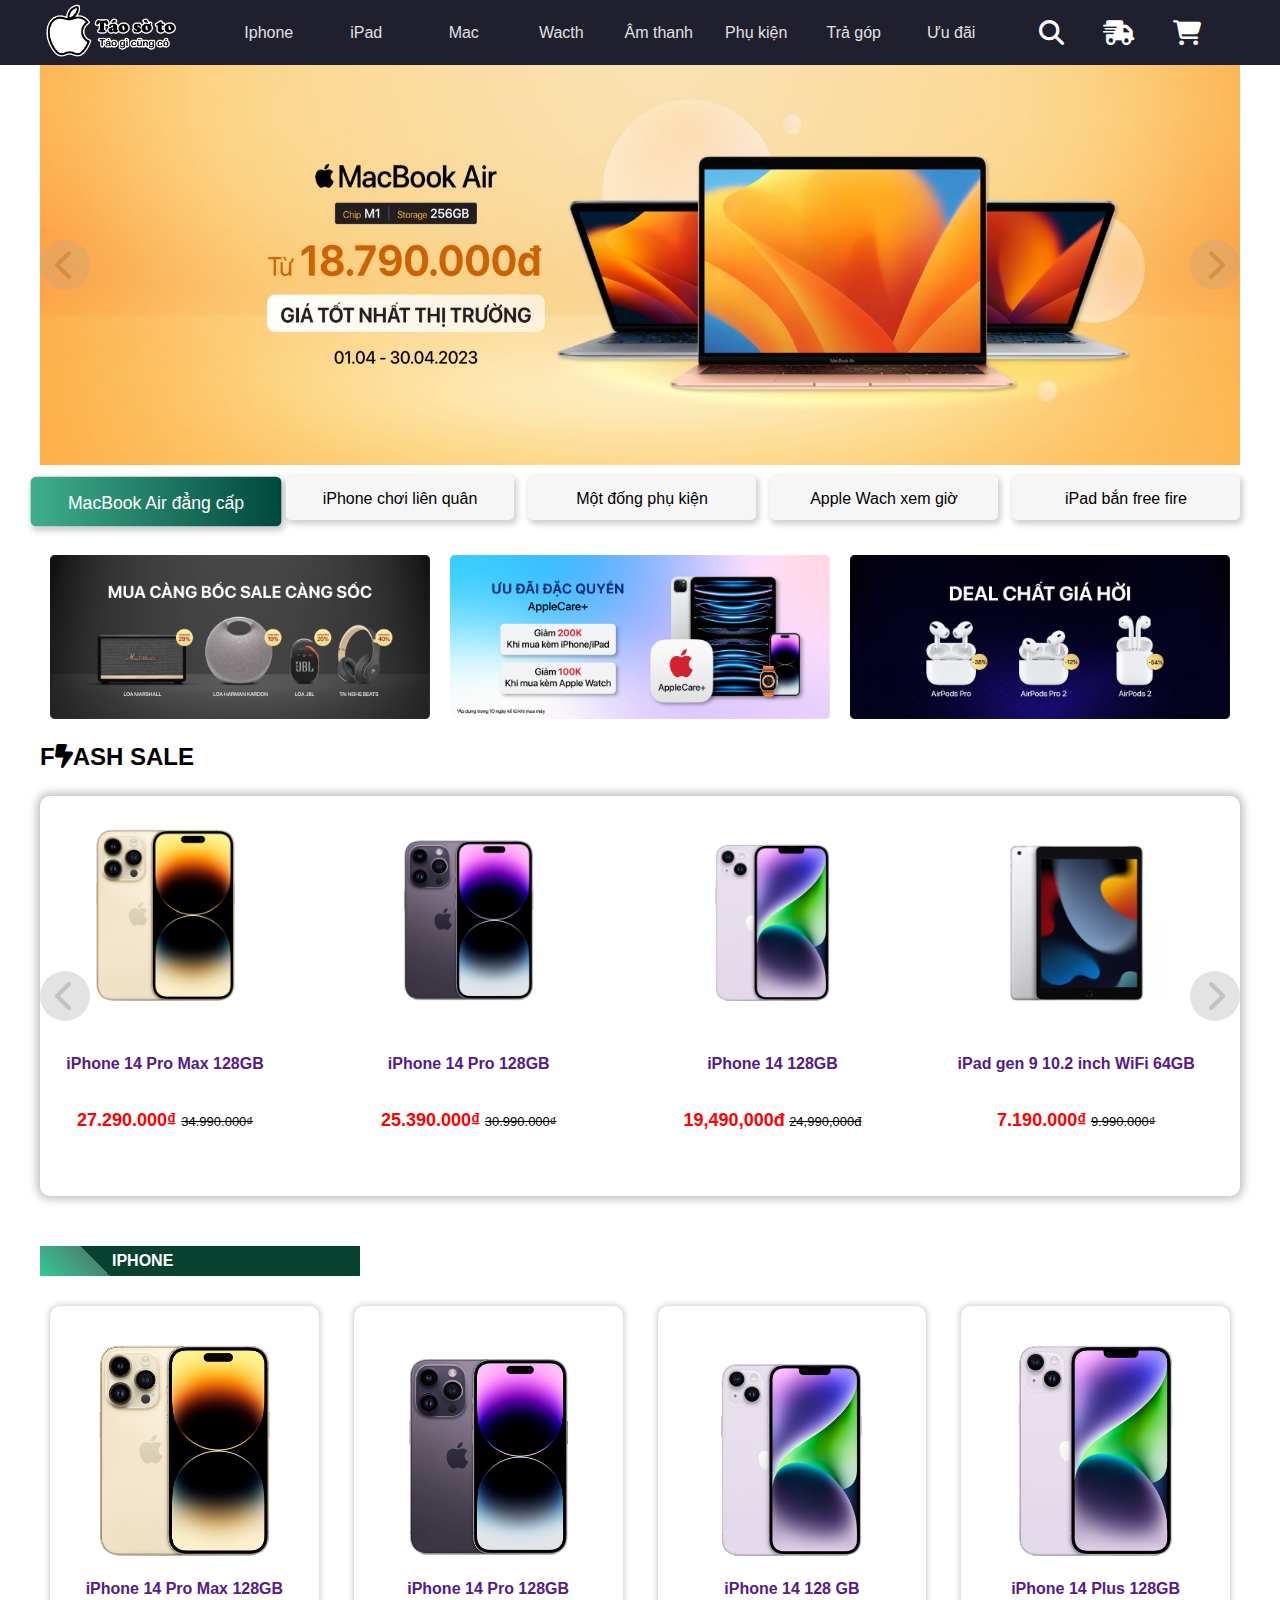
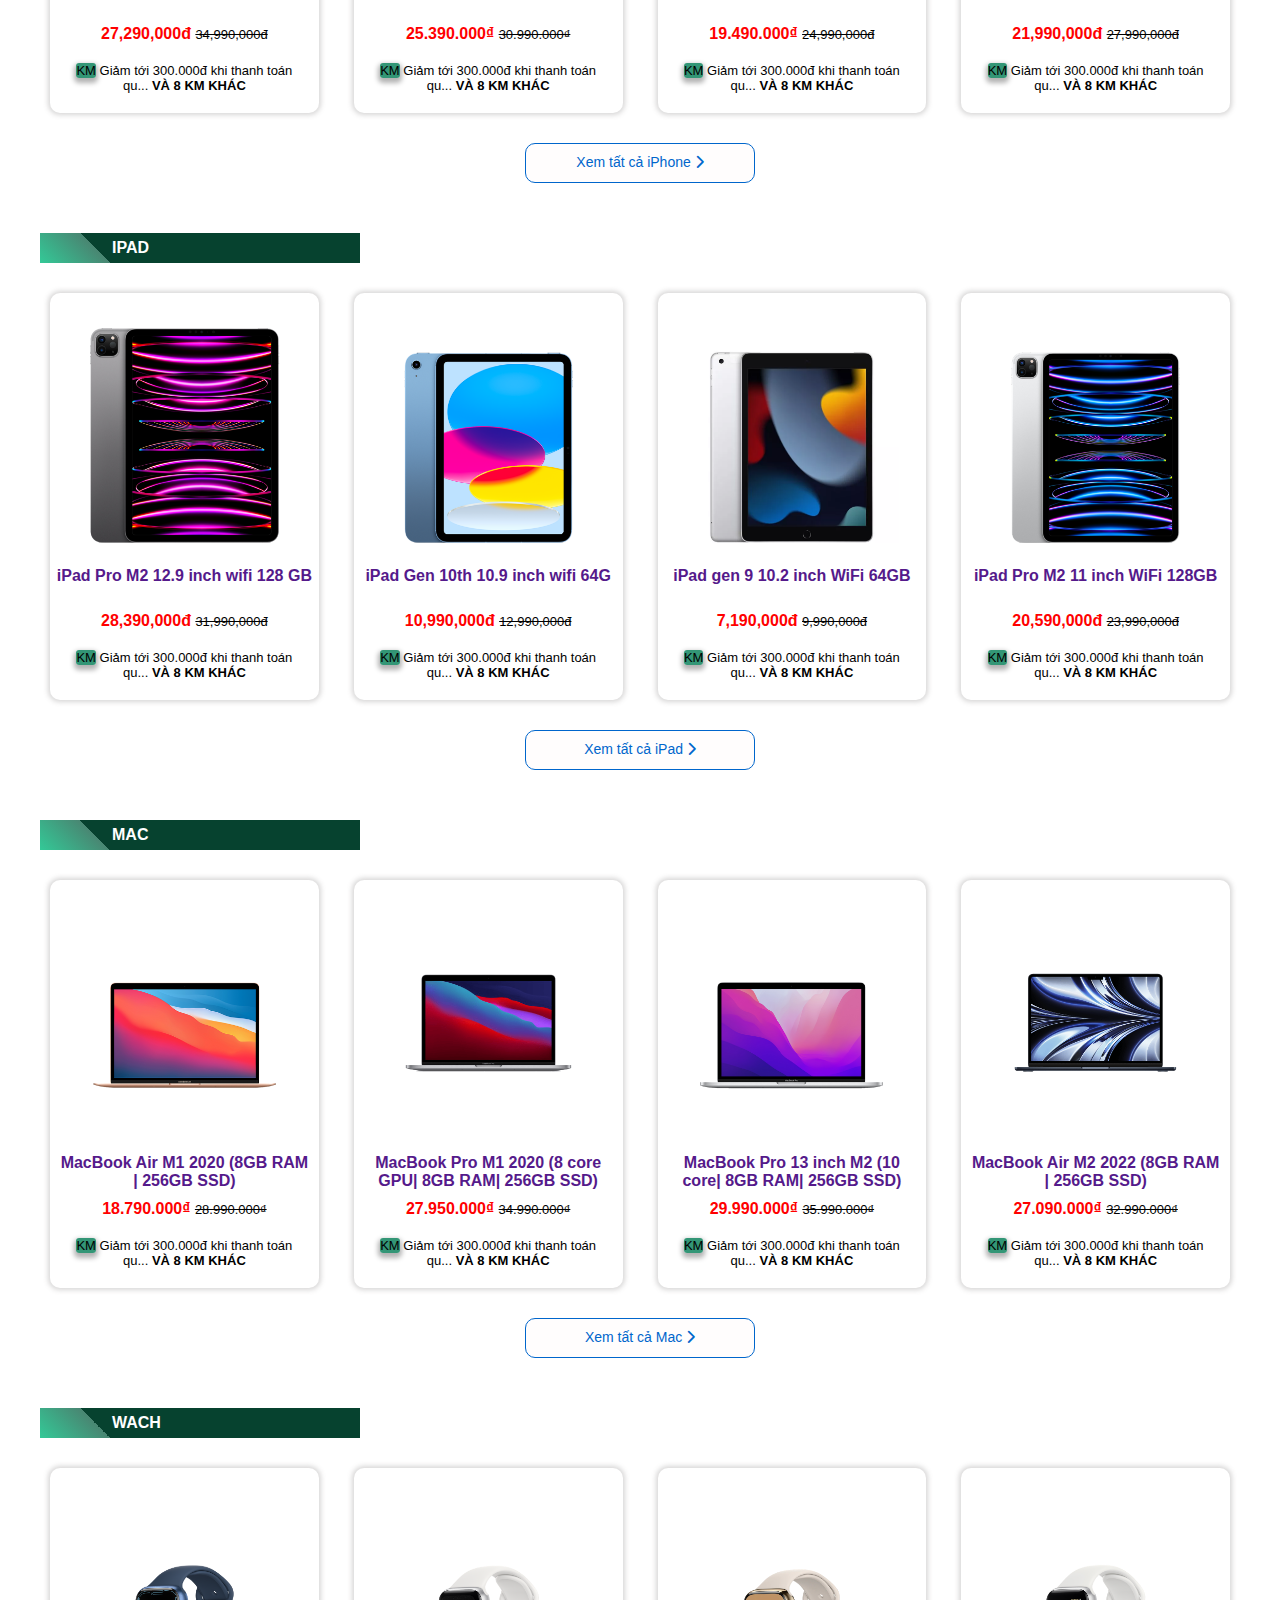
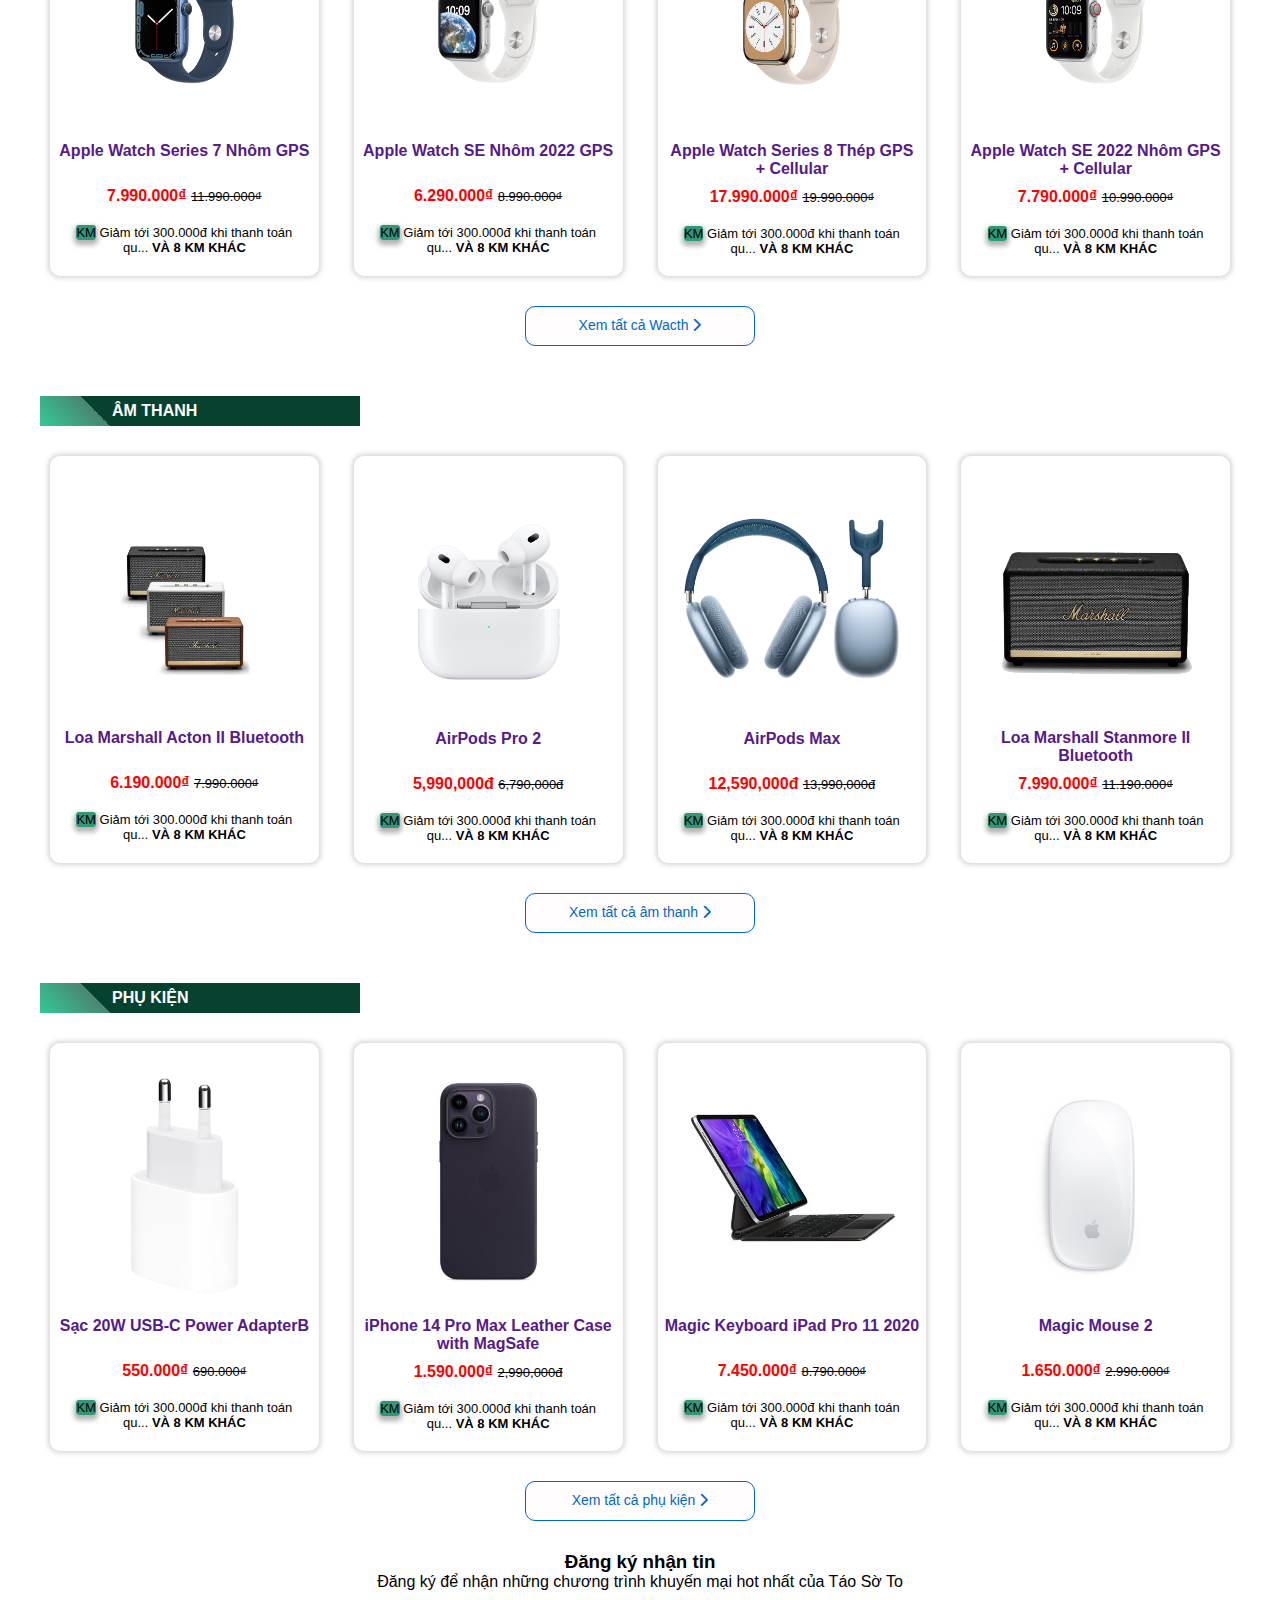
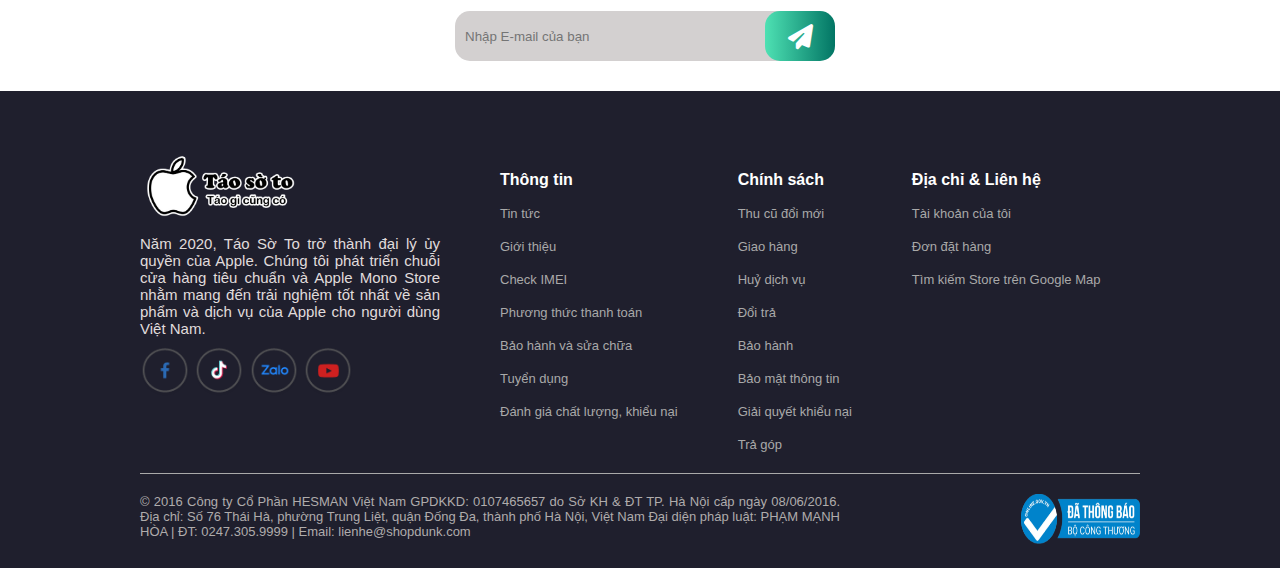
<file: index.html>
<!DOCTYPE html>
<html lang="en">
<head>
    <meta charset="UTF-8">
    <meta http-equiv="X-UA-Compatible" content="IE=edge">
    <meta name="viewport" content="width=device-width, initial-scale=1.0">
    <link rel="stylesheet" href="/Icon/fontawesome-free-6.3.0-web/css/all.min.css">
    <link rel="stylesheet" href="index.css">
    <title>Document</title>
</head>
<body>
    <header>
        <div class="heading">
          <div class="main-search">
            <div class="search-box">
              <form method="get" action="/tim-kiem" onsubmit="return submitSearch(this);" enctype="application/x-www-form-urlencoded">
                  <div class="border">
                      <input type="text" id="search-box" name="kwd" placeholder="Hôm nay bạn cần tìm gì?" />
                      <i style="color: aliceblue; font-size: 30px;" class="fa-solid fa-circle-xmark"  onclick="exitSearchBox()"></i>
                  </div>
              </form>
            </div>
          </div>
            <div class="container">
             <!--logo-->
             <div class="menu-bar">
              <i class="fa-solid fa-bars"></i>
             </div>
            <div class="logo">
                <a href="index.html">
                  <img src="img/taosoto.png" alt="">
                </a>
              </div>
              <div class="menu">
                <ul>
                    <li> <a href="indexiphone.html"><span>Iphone</span></a></li>
                    <li> <a href="indexipad.html"><span>iPad</span></a></li>
                    <li> <a href="indexmac.html"><span>Mac</span></a></li>
                    <li> <a href="indexwatch.html"><span>Wacth</span></a></li>
                    <li> <a href="indexsound.html"><span>Âm thanh</span></a></li>
                    <li> <a href=""><span>Phụ kiện</span></a></li>
                    <li> <a href=""><span>Trả góp</span></a></li>
                    <li> <a href=""><span>Ưu đãi</span></a></li>
                </ul>
            </div>
            <div class="header-right">
              <i class="fa-solid fa-magnifying-glass"  onclick="showSearchBox()"></i>
            <div class="tracuu">
                <a href="">
                  <i class="fa-solid fa-truck-fast"></i>
                </a>
              </div>
             <div class="gioihang">
                <a href="">
                  <i class="fa-solid fa-cart-shopping"></i>
                </a>
              </div>
            </div>
            </div>
            <div class="menu-bottom">
                <ul>
                    <li> <a href="indexiphone.html"><span>Iphone</span></a></li>
                    <li> <a href="indexipad.html"><span>iPad</span></a></li>
                    <li> <a href="indexmac.html"><span>Mac</span></a></li>
                    <li> <a href="indexwatch.html"><span>Wacth</span></a></li>
                    <li> <a href="indexsound.html"><span>Âm thanh</span></a></li>
                    <li> <a href=""><span>Phụ kiện</span></a></li>
                    <!-- <li> <a href=""><span>Trả góp</span></a></li>
                    <li> <a href=""><span>Ưu đãi</span></a></li> -->
                </ul>
            </div>
        </div>
    </header>
    <main>
        <!--slider-->
  <section class="slider">
    <div class="container">
      <div class="slider-content">
          <div class="slider-content-top-container">
              <div class="slider-content-top">
                <a href=""><img src="banner/banner-1.jpeg" alt=""></a>
                <a href=""><img src="banner/banner-2.jpeg" alt=""></a>
                <a href=""><img src="banner/banner-3.jpeg" alt=""></a>
                <a href=""><img src="banner/banner-4.jpeg" alt=""></a>
                <a href=""><img src="banner/banner-5.jpeg" alt=""></a>
                <a href=""><img src="banner/banner-6.jpeg" alt=""></a>
              </div>
              <div class="slider-content-top-dh">
                <i class="fa-solid fa-chevron-left"></i>
                <i class="fa-solid fa-chevron-right"></i>
              </div>
            </div>
          <div class="slider-content-bottom">
            <li class="active"> MacBook Air đẳng cấp </li>
            <li> iPhone chơi liên quân</li>
            <li> Một đống phụ kiện</li>
            <li> Apple Wach xem giờ</li>
            <li> iPad bắn free fire</li>
          </div>
       </div>
      </div>
    </div>
  </section>
  <section>
    <section>
      <div class="container">
        <video style="width: 100%;" src="img/large_2x.mp4" autoplay muted loop ></video>
      </div>
    </section>
    <div class="container">
        <div class="quick-sales">
                <div class="item">
                  <a href=""> <img src="banner/banner-6.png" alt=""></a>
                </div>
                <div class="item">
                  <a href=""> <img src="banner/banner-7.png" alt=""></a>
                </div>
                <div class="item">
                  <a href=""> <img src="banner/banner-8.png" alt=""></a>
                </div>
        </div>
    </div>
</section>
<!-- slider-sp -->
<section>
    <div class="container">
      <div class="flash-sale">
        <div class="header">
          <h2>F<i class="fa-solid fa-bolt-lightning"></i>ASH SALE</h2>
        </div>
        <div class="content-sale">
          <div class="slider-container">
            <div class="slider-container-product">
              <div class="slider-product">
                <div class="item-product">
                  <div class="img">
                    <a href=""><img src="image/slider/0007808_iphone-14-pro-max-128gb_420.png" alt=""></a>
                  </div>
                  <div class="info">
                    <div class="info-main"><a href=""> iPhone 14 Pro Max 128GB </a>
                    <span>
                      <strong> 27.290.000₫
                      </strong>
                      <s>34.990.000₫</s>
                       </span></div>
                  </div>
                </div>
                <div class="item-product">
                  <div class="img">
                    <a href=""><img src="image/slider/0008734_iphone-14-pro-128gb_420.png" alt=""></a>
                  </div>
                  <div class="info">
                    <div class="info-main"><a href=""> iPhone 14 Pro 128GB </a>
                    <span>
                      <strong> 25.390.000₫</strong>
                      <s>30.990.000₫</s>
                       </span></div>
                    
                  </div>
                </div>
                <div class="item-product">
                  <div class="img">
                    <a href=""><img src="image/slider/0009181_iphone-14-128gb_420.png" alt=""></a>
                  </div>
                  <div class="info">
                    <div class="info-main"><a href=""> iPhone 14 128GB </a>
                    <span>
                      <strong> 19,490,000đ</strong>
                      <s>24,990,000đ</s>
                       </span></div>
                  </div>
                </div>
                <div class="item-product">
                  <div class="img">
                    <a href=""><img src="image/slider/0006205_ipad-gen-9-102-inch-wifi-64gb_420.png" alt=""></a>
                  </div>
                  <div class="info">
                    <div class="info-main">
                      <a href=""> iPad gen 9 10.2 inch WiFi 64GB </a>
                    <span>
                      <strong> 7.190.000₫</strong>
                      <s>9.990.000₫</s>
                       </span>
                    </div>
                  </div>
                </div>
              </div>
              <div class="slider-product">
                <div class="item-product">
                  <div class="img">
                    <a href=""><img src="image/slider/0000583_macbook-pro-m1-2020-8-core-gpu-8gb-ram-256gb-ssd_420.png" alt=""></a>
                  </div>
                  <div class="info">
                    <div class="info-main"><a href=""> MacBook Pro M1 2020 (8 core GPU| 8GB RAM| 256GB SSD) </a>
                    <span>
                      <strong>27.950.000₫</strong>
                      <s>34.990.000₫</s>
                       </span></div>
                    
                  </div>
                </div>
                <div class="item-product">
                  <div class="img">
                    <a href=""><img src="image/slider/0008682_macbook-pro-13-inch-m2-10-core-8gb-ram-256gb-ssd_420.png" alt=""></a>
                  </div>
                  <div class="info">
                    <div class="info-main"><a href=""> MacBook Pro 13 inch M2 (10 core| 8GB RAM| 256GB SSD) </a>
                    <span>
                      <strong> 29.990.000₫</strong>
                      <s>35.990.000₫</s>
                       </span></div>
                    
                  </div>
                </div>
                <div class="item-product">
                  <div class="img">
                    <a href=""><img src="image/slider/0007071_ipad-pro-m2-11-inch-wifi-128gb_420.png" alt=""></a>
                  </div>
                  <div class="info">
                    <div class="info-main"><a href=""> iPad Pro M2 11 inch WiFi 128GB</a>
                    <span>
                      <strong> 20.590.000₫</strong>
                      <s>23.990.000₫</s>
                       </span></div>
                    
                  </div>
                </div>
                <div class="item-product">
                  <div class="img">
                    <a href=""><img src="image/slider/0007301_ipad-pro-m2-129-inch-wifi-128gb_420.png" alt=""></a>
                  </div>
                  <div class="info">
                    <div class="info-main"><a href="">iPad Pro M2 12.9 inch WiFi 128GB </a>
                    <span>
                      <strong> 28.390.000₫
                      </strong>
                      <s>31.990.000₫</s>
                       </span></div>
                  </div>
                </div>
              </div>
              <div class="slider-product">
                <div class="item-product">
                  <div class="img">
                    <a href=""><img src="image/slider/0012005_airpods-max_420.webp" alt=""></a>
                  </div>
                  <div class="info">
                    <div class="info-main"><a href="">AirPods Max </a>
                    <span>
                      <strong> 12.590.000₫</strong>
                      <s>13.990.000₫</s>
                       </span></div>
                    
                  </div>
                </div>
                <div class="item-product">
                  <div class="img">
                    <a href=""><img src="image/slider/0001421_magic-mouse-2_420.jpeg" alt=""></a>
                  </div>
                  <div class="info">
                    <div class="info-main"><a href=""> Magic Mouse 2 </a>
                    <span>
                      <strong> 1.650.000₫</strong>
                      <s>2.990.000₫</s>
                       </span></div>
                    
                  </div>
                </div>
                <div class="item-product">
                  <div class="img">
                    <a href=""><img src="image/slider/0001742_iphone-14-pro-max-leather-case-with-magsafe_420.jpeg" alt=""></a>
                  </div>
                  <div class="info">
                    <div class="info-main"><a href=""> iPhone 14 Pro Max Leather Case with MagSafe </a>
                    <span>
                      <strong>1.590.000₫</strong>
                      <s>2,000,000đ</s>
                       </span></div>
                    
                  </div>
                </div>
                <div class="item-product">
                  <div class="img">
                    <a href=""><img src="image/slider/0001025_apple-watch-series-7-nhom-gps_420.png" alt=""></a>
                  </div>
                  <div class="info">
                    <div class="info-main"><a href=""> Apple Watch Series 7 Nhôm GPS </a>
                    <span>
                      <strong> 7.990.000₫</strong>
                      <s>11.990.000₫</s>
                       </span></div>
                    
                  </div>
                </div>
              </div>
            </div>
            <div class="slider-container-dh">
              <i class="fa-solid fa-chevron-left fa-chevron-left-two"></i>
              <i class="fa-solid fa-chevron-right fa-chevron-right-two"></i>
            </div>
          </div>
          
        </div>
      </div>
    </div>
</section>
<!-- IPHONE -->
<section>
    <div class="container">
      <div class="box-home">
        <div class="header">
          <h4><a href=""></a>IPHONE</h4>
        </div>
        <div class="content-list-product">
          <div class="item">
            <div class="img">
              <a href=""><img src="image/Iphone/0007808_iphone-14-pro-max-128gb_420.png" alt=""></a>
            </div>
            <div class="info">
              <div class="info-main">
                <a href=""> iPhone 14 Pro Max 128GB </a>
                <span>
                  <strong> 27,290,000đ</strong>
                  <s>34,990,000đ</s>
                 </span>
              </div>
              <div class="KM">
                <span class="bag">KM</span> <label title="Giảm tới 300.000đ khi thanh to&#225;n qua VNPAY (&#193;p dụng từ 01/04- 30/04)">Giảm tới 300.000đ khi thanh to&#225;n qu...</label>
                    <strong class="text-orange">VÀ 8 KM KHÁC</strong>
               </div>
               <div class="promote">
                  <ul>
                    <li><span class="bag">KM</span> Giảm tới 300.000đ khi thanh to&#225;n qua VNPAY (&#193;p dụng từ 01/04- 30/04)</li>
                    <li><span class="bag">KM</span> Giảm th&#234;m 1.2 Triệu khi mở thẻ TP Bank EVO th&#224;nh c&#244;ng</li>
                    <li><span class="bag">KM</span> Thu cũ đổi mới l&#234;n đời Samsung Galaxy S23 Series: Trợ gi&#225; tới hơn 12 triệu</li>
                    <li><span class="bag">KM</span> Dịch vụ ph&#242;ng chờ thương gia + Giảm 40% g&#243;i Bảo h&#224;nh Samsung Care+ 12 th&#225;ng gi&#225; c&#242;n 1.220.000đ</li>
                    <li><span class="bag">KM</span> Thanh to&#225;n qua Moca tặng ngay đế sạc trị gi&#225; 320.000đ (Cho h&#243;a đơn c&#243; tổng gi&#225; trị từ 18 Triệu) - &#193;p dụng từ 01/04</li>
                 </ul>
               </div>


              </div>
          </div>
  
          <div class="item">
            <div class="img">
              <a href=""><img src="image/Iphone/0008734_iphone-14-pro-128gb_420.png" alt=""></a>
            </div>
            <div class="info">
              <div class="info-main"> <a href=""> iPhone 14 Pro 128GB </a>
              <span>
                <strong>25.390.000₫</strong>
                 <s>30.990.000₫</s>
                 </span></div>
             
                 <div class="KM">
                  <span class="bag">KM</span> <label title="Giảm tới 300.000đ khi thanh to&#225;n qua VNPAY (&#193;p dụng từ 01/04- 30/04)">Giảm tới 300.000đ khi thanh to&#225;n qu...</label>
                      <strong class="text-orange">VÀ 8 KM KHÁC</strong>
                 </div>
                 <div class="promote">
                  <ul>
                    <li><span class="bag">KM</span> Giảm tới 300.000đ khi thanh to&#225;n qua VNPAY (&#193;p dụng từ 01/04- 30/04)</li>
                    <li><span class="bag">KM</span> Giảm th&#234;m 1.2 Triệu khi mở thẻ TP Bank EVO th&#224;nh c&#244;ng</li>
                    <li><span class="bag">KM</span> Thu cũ đổi mới l&#234;n đời Samsung Galaxy S23 Series: Trợ gi&#225; tới hơn 12 triệu</li>
                    <li><span class="bag">KM</span> Dịch vụ ph&#242;ng chờ thương gia + Giảm 40% g&#243;i Bảo h&#224;nh Samsung Care+ 12 th&#225;ng gi&#225; c&#242;n 1.220.000đ</li>
                    <li><span class="bag">KM</span> Thanh to&#225;n qua Moca tặng ngay đế sạc trị gi&#225; 320.000đ (Cho h&#243;a đơn c&#243; tổng gi&#225; trị từ 18 Triệu) - &#193;p dụng từ 01/04</li>
                    
                 </ul>
                 </div>
              </div>
          </div>
          <div class="item">
            <div class="img">
              <a href=""><img src="image/Iphone/0009181_iphone-14-128gb_420.png" alt=""></a>
            </div>
            <div class="info">
              <div class="info-main"><a href=""> iPhone 14 128 GB </a>
              <span>
                <strong> 19.490.000₫</strong>
                 <s>24,990,000đ</s>
                 </span></div>
              
                 <div class="KM">
                  <span class="bag">KM</span> <label title="Giảm tới 300.000đ khi thanh to&#225;n qua VNPAY (&#193;p dụng từ 01/04- 30/04)">Giảm tới 300.000đ khi thanh to&#225;n qu...</label>
                      <strong class="text-orange">VÀ 8 KM KHÁC</strong>
                 </div>
                 <div class="promote">
                  <ul>
                    <li><span class="bag">KM</span> Giảm tới 300.000đ khi thanh to&#225;n qua VNPAY (&#193;p dụng từ 01/04- 30/04)</li>
                    <li><span class="bag">KM</span> Giảm th&#234;m 1.2 Triệu khi mở thẻ TP Bank EVO th&#224;nh c&#244;ng</li>
                    <li><span class="bag">KM</span> Thu cũ đổi mới l&#234;n đời Samsung Galaxy S23 Series: Trợ gi&#225; tới hơn 12 triệu</li>
                    <li><span class="bag">KM</span> Dịch vụ ph&#242;ng chờ thương gia + Giảm 40% g&#243;i Bảo h&#224;nh Samsung Care+ 12 th&#225;ng gi&#225; c&#242;n 1.220.000đ</li>
                    <li><span class="bag">KM</span> Thanh to&#225;n qua Moca tặng ngay đế sạc trị gi&#225; 320.000đ (Cho h&#243;a đơn c&#243; tổng gi&#225; trị từ 18 Triệu) - &#193;p dụng từ 01/04</li>
                    
                 </ul>
                 </div>
              </div>
          </div>
          <div class="item">
            <div class="img">
              <a href=""><img src="image/Iphone/0009495_iphone-14-plus-128gb_420.png" alt=""></a>
            </div>
            <div class="info">
              <div class="info-main"><a href=""> iPhone 14 Plus 128GB </a>
              <span>
                <strong> 21,990,000đ</strong>
                 <s>27,990,000đ</s>
                 </span></div>
              
                 <div class="KM">
                  <span class="bag">KM</span> <label title="Giảm tới 300.000đ khi thanh to&#225;n qua VNPAY (&#193;p dụng từ 01/04- 30/04)">Giảm tới 300.000đ khi thanh to&#225;n qu...</label>
                      <strong class="text-orange">VÀ 8 KM KHÁC</strong>
                 </div>
                 <div class="promote">
                  <ul>
                    <li><span class="bag">KM</span> Giảm tới 300.000đ khi thanh to&#225;n qua VNPAY (&#193;p dụng từ 01/04- 30/04)</li>
                    <li><span class="bag">KM</span> Giảm th&#234;m 1.2 Triệu khi mở thẻ TP Bank EVO th&#224;nh c&#244;ng</li>
                    <li><span class="bag">KM</span> Thu cũ đổi mới l&#234;n đời Samsung Galaxy S23 Series: Trợ gi&#225; tới hơn 12 triệu</li>
                    <li><span class="bag">KM</span> Dịch vụ ph&#242;ng chờ thương gia + Giảm 40% g&#243;i Bảo h&#224;nh Samsung Care+ 12 th&#225;ng gi&#225; c&#242;n 1.220.000đ</li>
                    <li><span class="bag">KM</span> Thanh to&#225;n qua Moca tặng ngay đế sạc trị gi&#225; 320.000đ (Cho h&#243;a đơn c&#243; tổng gi&#225; trị từ 18 Triệu) - &#193;p dụng từ 01/04</li>
                    
                 </ul>
                 </div>
              </div>
          </div>
     </div>
     <div class="show-all">
      <a href="indexiphone.html">
        Xem tất cả iPhone
        <i class="fa-solid fa-chevron-right"></i>
      </a>
    </div>
    </div>
  </section>
  <!-- IPAD -->
  <section>
    <div class="container">
      <div class="box-home">
        <div class="header">
          <h4><a href=""></a>IPAD</h4>
        </div>
        <div class="content-list-product">
          <div class="item">
            <div class="img">
              <a href=""><img src="image/ipad/0007301_ipad-pro-m2-129-inch-wifi-128gb_420.png" alt=""></a>
            </div>
            <div class="info">
              <div class="info-main"><a href=""> iPad Pro M2 12.9 inch wifi 128 GB  </a>
                <span>
                  <strong> 28,390,000đ</strong>
                   <s>31,990,000đ</s>
                   </span></div>
                 <div class="KM">
                  <span class="bag">KM</span> <label title="Giảm tới 300.000đ khi thanh to&#225;n qua VNPAY (&#193;p dụng từ 01/04- 30/04)">Giảm tới 300.000đ khi thanh to&#225;n qu...</label>
                      <strong class="text-orange">VÀ 8 KM KHÁC</strong>
                 </div>
                 <div class="promote">
                  <ul>
                    <li><span class="bag">KM</span> Giảm tới 300.000đ khi thanh to&#225;n qua VNPAY (&#193;p dụng từ 01/04- 30/04)</li>
                    <li><span class="bag">KM</span> Giảm th&#234;m 1.2 Triệu khi mở thẻ TP Bank EVO th&#224;nh c&#244;ng</li>
                    <li><span class="bag">KM</span> Thu cũ đổi mới l&#234;n đời Samsung Galaxy S23 Series: Trợ gi&#225; tới hơn 12 triệu</li>
                    <li><span class="bag">KM</span> Dịch vụ ph&#242;ng chờ thương gia + Giảm 40% g&#243;i Bảo h&#224;nh Samsung Care+ 12 th&#225;ng gi&#225; c&#242;n 1.220.000đ</li>
                    <li><span class="bag">KM</span> Thanh to&#225;n qua Moca tặng ngay đế sạc trị gi&#225; 320.000đ (Cho h&#243;a đơn c&#243; tổng gi&#225; trị từ 18 Triệu) - &#193;p dụng từ 01/04</li>
                    
                 </ul>
                 </div>
              </div>
          </div>
  
          <div class="item">
            <div class="img">
              <a href=""><img src="image/ipad/0009725_ipad-gen-10th-109-inch-wifi-64gb_420.png" alt=""></a>
            </div>
            <div class="info">
              <div class="info-main"><a href=""> iPad Gen 10th 10.9 inch wifi 64G </a>
                <span>
                  <strong> 10,990,000đ</strong>
                   <s>12,990,000đ</s>
                   </span></div>
                 <div class="KM">
                  <span class="bag">KM</span> <label title="Giảm tới 300.000đ khi thanh to&#225;n qua VNPAY (&#193;p dụng từ 01/04- 30/04)">Giảm tới 300.000đ khi thanh to&#225;n qu...</label>
                      <strong class="text-orange">VÀ 8 KM KHÁC</strong>
                 </div>
                 <div class="promote">
                  <ul>
                    <li><span class="bag">KM</span> Giảm tới 300.000đ khi thanh to&#225;n qua VNPAY (&#193;p dụng từ 01/04- 30/04)</li>
                    <li><span class="bag">KM</span> Giảm th&#234;m 1.2 Triệu khi mở thẻ TP Bank EVO th&#224;nh c&#244;ng</li>
                    <li><span class="bag">KM</span> Thu cũ đổi mới l&#234;n đời Samsung Galaxy S23 Series: Trợ gi&#225; tới hơn 12 triệu</li>
                    <li><span class="bag">KM</span> Dịch vụ ph&#242;ng chờ thương gia + Giảm 40% g&#243;i Bảo h&#224;nh Samsung Care+ 12 th&#225;ng gi&#225; c&#242;n 1.220.000đ</li>
                    <li><span class="bag">KM</span> Thanh to&#225;n qua Moca tặng ngay đế sạc trị gi&#225; 320.000đ (Cho h&#243;a đơn c&#243; tổng gi&#225; trị từ 18 Triệu) - &#193;p dụng từ 01/04</li>
                    
                 </ul>
                 </div>
              </div>
          </div>
          <div class="item">
            <div class="img">
              <a href=""><img src="image/ipad/0006205_ipad-gen-9-102-inch-wifi-64gb_420.png" alt=""></a>
            </div>
            <div class="info">
              <div class="info-main"><a href="">iPad gen 9 10.2 inch WiFi 64GB </a>
                <span>
                  <strong>7,190,000đ</strong>
                   <s>9,990,000đ</s>
                   </span></div>
                 <div class="KM">
                  <span class="bag">KM</span> <label title="Giảm tới 300.000đ khi thanh to&#225;n qua VNPAY (&#193;p dụng từ 01/04- 30/04)">Giảm tới 300.000đ khi thanh to&#225;n qu...</label>
                      <strong class="text-orange">VÀ 8 KM KHÁC</strong>
                 </div>
                 <div class="promote">
                  <ul>
                    <li><span class="bag">KM</span> Giảm tới 300.000đ khi thanh to&#225;n qua VNPAY (&#193;p dụng từ 01/04- 30/04)</li>
                    <li><span class="bag">KM</span> Giảm th&#234;m 1.2 Triệu khi mở thẻ TP Bank EVO th&#224;nh c&#244;ng</li>
                    <li><span class="bag">KM</span> Thu cũ đổi mới l&#234;n đời Samsung Galaxy S23 Series: Trợ gi&#225; tới hơn 12 triệu</li>
                    <li><span class="bag">KM</span> Dịch vụ ph&#242;ng chờ thương gia + Giảm 40% g&#243;i Bảo h&#224;nh Samsung Care+ 12 th&#225;ng gi&#225; c&#242;n 1.220.000đ</li>
                    <li><span class="bag">KM</span> Thanh to&#225;n qua Moca tặng ngay đế sạc trị gi&#225; 320.000đ (Cho h&#243;a đơn c&#243; tổng gi&#225; trị từ 18 Triệu) - &#193;p dụng từ 01/04</li>
                   
                 </ul>
                 </div>
              </div>
          </div>
          <div class="item">
            <div class="img">
              <a href=""><img src="image/ipad/0007071_ipad-pro-m2-11-inch-wifi-128gb_420.png" alt=""></a>
            </div>
            <div class="info">
              <div class="info-main"><a href=""> iPad Pro M2 11 inch WiFi 128GB</a>
                <span>
                  <strong> 20,590,000đ</strong>
                   <s>23,990,000đ</s>
                   </span></div>
                 <div class="KM">
                  <span class="bag">KM</span> <label title="Giảm tới 300.000đ khi thanh to&#225;n qua VNPAY (&#193;p dụng từ 01/04- 30/04)">Giảm tới 300.000đ khi thanh to&#225;n qu...</label>
                      <strong class="text-orange">VÀ 8 KM KHÁC</strong>
                 </div>
                 <div class="promote">
                  <ul>
                    <li><span class="bag">KM</span> Giảm tới 300.000đ khi thanh to&#225;n qua VNPAY (&#193;p dụng từ 01/04- 30/04)</li>
                    <li><span class="bag">KM</span> Giảm th&#234;m 1.2 Triệu khi mở thẻ TP Bank EVO th&#224;nh c&#244;ng</li>
                    <li><span class="bag">KM</span> Thu cũ đổi mới l&#234;n đời Samsung Galaxy S23 Series: Trợ gi&#225; tới hơn 12 triệu</li>
                    <li><span class="bag">KM</span> Dịch vụ ph&#242;ng chờ thương gia + Giảm 40% g&#243;i Bảo h&#224;nh Samsung Care+ 12 th&#225;ng gi&#225; c&#242;n 1.220.000đ</li>
                    <li><span class="bag">KM</span> Thanh to&#225;n qua Moca tặng ngay đế sạc trị gi&#225; 320.000đ (Cho h&#243;a đơn c&#243; tổng gi&#225; trị từ 18 Triệu) - &#193;p dụng từ 01/04</li>
                    
                 </ul>
                 </div>
              </div>
          </div>
        </div>
        <div class="show-all">
          <a href="indexipad.html">
            Xem tất cả iPad
            <i class="fa-solid fa-chevron-right"></i>
          </a>
        </div>
     </div>
    </div>
  </section>
  <!-- MAC -->
  <section>
    <div class="container">
      <div class="box-home">
        <div class="header">
          <h4><a href=""></a>MAC</h4>
        </div>
        <div class="content-list-product">
          <div class="item">
            <div class="img">
              <a href=""><img src="image/mac/0000723_macbook-air-m1-2020-8gb-ram-256gb-ssd_420.png" alt=""></a>
            </div>
            <div class="info">
              <div class="info-main"><a href="">MacBook Air M1 2020 (8GB RAM | 256GB SSD)  </a>
                <span>
                  <strong> 18.790.000₫</strong>
                   <s>28.990.000₫</s>
                   </span></div>
                 <div class="KM">
                  <span class="bag">KM</span> <label title="Giảm tới 300.000đ khi thanh to&#225;n qua VNPAY (&#193;p dụng từ 01/04- 30/04)">Giảm tới 300.000đ khi thanh to&#225;n qu...</label>
                      <strong class="text-orange">VÀ 8 KM KHÁC</strong>
                 </div>
                 <div class="promote">
                  <ul>
                    <li><span class="bag">KM</span> Giảm tới 300.000đ khi thanh to&#225;n qua VNPAY (&#193;p dụng từ 01/04- 30/04)</li>
                    <li><span class="bag">KM</span> Giảm th&#234;m 1.2 Triệu khi mở thẻ TP Bank EVO th&#224;nh c&#244;ng</li>
                    <li><span class="bag">KM</span> Thu cũ đổi mới l&#234;n đời Samsung Galaxy S23 Series: Trợ gi&#225; tới hơn 12 triệu</li>
                    <li><span class="bag">KM</span> Dịch vụ ph&#242;ng chờ thương gia + Giảm 40% g&#243;i Bảo h&#224;nh Samsung Care+ 12 th&#225;ng gi&#225; c&#242;n 1.220.000đ</li>
                    <li><span class="bag">KM</span> Thanh to&#225;n qua Moca tặng ngay đế sạc trị gi&#225; 320.000đ (Cho h&#243;a đơn c&#243; tổng gi&#225; trị từ 18 Triệu) - &#193;p dụng từ 01/04</li>
                   
                 </ul>
                 </div>
              </div>
          </div>
  
          <div class="item">
            <div class="img">
              <a href=""><img src="image/mac/0000583_macbook-pro-m1-2020-8-core-gpu-8gb-ram-256gb-ssd_420.png" alt=""></a>
            </div>
            <div class="info">
              <div class="info-main"><a href=""> MacBook Pro M1 2020 (8 core GPU| 8GB RAM| 256GB SSD) </a>
                <span>
                  <strong> 27.950.000₫
                  </strong>
                   <s>34.990.000₫</s>
                   </span></div>
                 <div class="KM">
                  <span class="bag">KM</span> <label title="Giảm tới 300.000đ khi thanh to&#225;n qua VNPAY (&#193;p dụng từ 01/04- 30/04)">Giảm tới 300.000đ khi thanh to&#225;n qu...</label>
                      <strong class="text-orange">VÀ 8 KM KHÁC</strong>
                 </div>
                 <div class="promote">
                  <ul>
                    <li><span class="bag">KM</span> Giảm tới 300.000đ khi thanh to&#225;n qua VNPAY (&#193;p dụng từ 01/04- 30/04)</li>
                    <li><span class="bag">KM</span> Giảm th&#234;m 1.2 Triệu khi mở thẻ TP Bank EVO th&#224;nh c&#244;ng</li>
                    <li><span class="bag">KM</span> Thu cũ đổi mới l&#234;n đời Samsung Galaxy S23 Series: Trợ gi&#225; tới hơn 12 triệu</li>
                    <li><span class="bag">KM</span> Dịch vụ ph&#242;ng chờ thương gia + Giảm 40% g&#243;i Bảo h&#224;nh Samsung Care+ 12 th&#225;ng gi&#225; c&#242;n 1.220.000đ</li>
                    <li><span class="bag">KM</span> Thanh to&#225;n qua Moca tặng ngay đế sạc trị gi&#225; 320.000đ (Cho h&#243;a đơn c&#243; tổng gi&#225; trị từ 18 Triệu) - &#193;p dụng từ 01/04</li>
                    
                 </ul>
                 </div>
              </div>
          </div>
          <div class="item">
            <div class="img">
              <a href=""><img src="image/mac/0008682_macbook-pro-13-inch-m2-10-core-8gb-ram-256gb-ssd_420.png" alt=""></a>
            </div>
            <div class="info">
              <div class="info-main"><a href=""> MacBook Pro 13 inch M2 (10 core| 8GB RAM| 256GB SSD) </a>
                <span>
                  <strong>29.990.000₫</strong>
                   <s>35.990.000₫</s>
                   </span></div>
                 <div class="KM">
                  <span class="bag">KM</span> <label title="Giảm tới 300.000đ khi thanh to&#225;n qua VNPAY (&#193;p dụng từ 01/04- 30/04)">Giảm tới 300.000đ khi thanh to&#225;n qu...</label>
                      <strong class="text-orange">VÀ 8 KM KHÁC</strong>
                 </div>
                 <div class="promote">
                  <ul>
                    <li><span class="bag">KM</span> Giảm tới 300.000đ khi thanh to&#225;n qua VNPAY (&#193;p dụng từ 01/04- 30/04)</li>
                    <li><span class="bag">KM</span> Giảm th&#234;m 1.2 Triệu khi mở thẻ TP Bank EVO th&#224;nh c&#244;ng</li>
                    <li><span class="bag">KM</span> Thu cũ đổi mới l&#234;n đời Samsung Galaxy S23 Series: Trợ gi&#225; tới hơn 12 triệu</li>
                    <li><span class="bag">KM</span> Dịch vụ ph&#242;ng chờ thương gia + Giảm 40% g&#243;i Bảo h&#224;nh Samsung Care+ 12 th&#225;ng gi&#225; c&#242;n 1.220.000đ</li>
                    <li><span class="bag">KM</span> Thanh to&#225;n qua Moca tặng ngay đế sạc trị gi&#225; 320.000đ (Cho h&#243;a đơn c&#243; tổng gi&#225; trị từ 18 Triệu) - &#193;p dụng từ 01/04</li>
                   
                 </ul>
                 </div>
              </div>
          </div>
          <div class="item">
            <div class="img">
              <a href=""><img src="image/mac/0008502_macbook-air-m2-2022-8gb-ram-256gb-ssd_420.png" alt=""></a>
            </div>
            <div class="info">
              <div class="info-main"><a href=""> MacBook Air M2 2022 (8GB RAM | 256GB SSD) </a>
                <span>
                  <strong>27.090.000₫</strong>
                   <s>32.990.000₫</s>
                   </span></div>
                 <div class="KM">
                  <span class="bag">KM</span> <label title="Giảm tới 300.000đ khi thanh to&#225;n qua VNPAY (&#193;p dụng từ 01/04- 30/04)">Giảm tới 300.000đ khi thanh to&#225;n qu...</label>
                      <strong class="text-orange">VÀ 8 KM KHÁC</strong>
                 </div>
                 <div class="promote">
                  <ul>
                    <li><span class="bag">KM</span> Giảm tới 300.000đ khi thanh to&#225;n qua VNPAY (&#193;p dụng từ 01/04- 30/04)</li>
                    <li><span class="bag">KM</span> Giảm th&#234;m 1.2 Triệu khi mở thẻ TP Bank EVO th&#224;nh c&#244;ng</li>
                    <li><span class="bag">KM</span> Thu cũ đổi mới l&#234;n đời Samsung Galaxy S23 Series: Trợ gi&#225; tới hơn 12 triệu</li>
                    <li><span class="bag">KM</span> Dịch vụ ph&#242;ng chờ thương gia + Giảm 40% g&#243;i Bảo h&#224;nh Samsung Care+ 12 th&#225;ng gi&#225; c&#242;n 1.220.000đ</li>
                    <li><span class="bag">KM</span> Thanh to&#225;n qua Moca tặng ngay đế sạc trị gi&#225; 320.000đ (Cho h&#243;a đơn c&#243; tổng gi&#225; trị từ 18 Triệu) - &#193;p dụng từ 01/04</li>
                   
                 </ul>
                 </div>
              </div>
          </div>
        </div>
        <div class="show-all">
          <a href="indexmac.html">
            Xem tất cả Mac
            <i class="fa-solid fa-chevron-right"></i>
          </a>
        </div>
     </div>
    </div>
  </section>

  <!-- Wach -->
  <section>
    <div class="container">
      <div class="box-home">
        <div class="header">
          <h4><a href=""></a>WACH</h4>
        </div>
        <div class="content-list-product">
          <div class="item">
            <div class="img">
              <a href=""><img src="image/watch/apple-watch-series-7-nhom-gps_420.png" alt=""></a>
            </div>
            <div class="info">
              <div class="info-main"><a href=""> Apple Watch Series 7 Nhôm GPS </a>
                <span>
                  <strong>7.990.000₫</strong>
                   <s>11.990.000₫</s>
                   </span></div>
                 <div class="KM">
                  <span class="bag">KM</span> <label title="Giảm tới 300.000đ khi thanh to&#225;n qua VNPAY (&#193;p dụng từ 01/04- 30/04)">Giảm tới 300.000đ khi thanh to&#225;n qu...</label>
                      <strong class="text-orange">VÀ 8 KM KHÁC</strong>
                 </div>
                 <div class="promote">
                  <ul>
                    <li><span class="bag">KM</span> Giảm tới 300.000đ khi thanh to&#225;n qua VNPAY (&#193;p dụng từ 01/04- 30/04)</li>
                    <li><span class="bag">KM</span> Giảm th&#234;m 1.2 Triệu khi mở thẻ TP Bank EVO th&#224;nh c&#244;ng</li>
                    <li><span class="bag">KM</span> Thu cũ đổi mới l&#234;n đời Samsung Galaxy S23 Series: Trợ gi&#225; tới hơn 12 triệu</li>
                    <li><span class="bag">KM</span> Dịch vụ ph&#242;ng chờ thương gia + Giảm 40% g&#243;i Bảo h&#224;nh Samsung Care+ 12 th&#225;ng gi&#225; c&#242;n 1.220.000đ</li>
                    <li><span class="bag">KM</span> Thanh to&#225;n qua Moca tặng ngay đế sạc trị gi&#225; 320.000đ (Cho h&#243;a đơn c&#243; tổng gi&#225; trị từ 18 Triệu) - &#193;p dụng từ 01/04</li>
                    
                 </ul>
                 </div>
              </div>
          </div>
  
          <div class="item">
            <div class="img">
              <a href=""><img src="image/watch/apple-watch-se-2022-nhom-gps_420.png" alt=""></a>
            </div>
            <div class="info">
              <div class="info-main"><a href=""> Apple Watch SE Nhôm 2022 GPS </a>
                <span>
                  <strong>6.290.000₫
                  </strong>
                   <s>8.990.000₫</s>
                   </span></div>
                 <div class="KM">
                  <span class="bag">KM</span> <label title="Giảm tới 300.000đ khi thanh to&#225;n qua VNPAY (&#193;p dụng từ 01/04- 30/04)">Giảm tới 300.000đ khi thanh to&#225;n qu...</label>
                      <strong class="text-orange">VÀ 8 KM KHÁC</strong>
                 </div>
                 <div class="promote">
                  <ul>
                    <li><span class="bag">KM</span> Giảm tới 300.000đ khi thanh to&#225;n qua VNPAY (&#193;p dụng từ 01/04- 30/04)</li>
                    <li><span class="bag">KM</span> Giảm th&#234;m 1.2 Triệu khi mở thẻ TP Bank EVO th&#224;nh c&#244;ng</li>
                    <li><span class="bag">KM</span> Thu cũ đổi mới l&#234;n đời Samsung Galaxy S23 Series: Trợ gi&#225; tới hơn 12 triệu</li>
                    <li><span class="bag">KM</span> Dịch vụ ph&#242;ng chờ thương gia + Giảm 40% g&#243;i Bảo h&#224;nh Samsung Care+ 12 th&#225;ng gi&#225; c&#242;n 1.220.000đ</li>
                    <li><span class="bag">KM</span> Thanh to&#225;n qua Moca tặng ngay đế sạc trị gi&#225; 320.000đ (Cho h&#243;a đơn c&#243; tổng gi&#225; trị từ 18 Triệu) - &#193;p dụng từ 01/04</li>
                    
                 </ul>
                 </div>
              </div>
          </div>
          <div class="item">
            <div class="img">
              <a href=""><img src="image/watch/apple-watch-series-8-thep-gps-cellular_420.png" alt=""></a>
            </div>
            <div class="info">
              <div class="info-main"><a href=""> Apple Watch Series 8 Thép GPS + Cellular </a>
                <span>
                  <strong>17.990.000₫</strong>
                   <s>19.990.000₫</s>
                   </span></div>
                 <div class="KM">
                  <span class="bag">KM</span> <label title="Giảm tới 300.000đ khi thanh to&#225;n qua VNPAY (&#193;p dụng từ 01/04- 30/04)">Giảm tới 300.000đ khi thanh to&#225;n qu...</label>
                      <strong class="text-orange">VÀ 8 KM KHÁC</strong>
                 </div>
                 <div class="promote">
                  <ul>
                    <li><span class="bag">KM</span> Giảm tới 300.000đ khi thanh to&#225;n qua VNPAY (&#193;p dụng từ 01/04- 30/04)</li>
                    <li><span class="bag">KM</span> Giảm th&#234;m 1.2 Triệu khi mở thẻ TP Bank EVO th&#224;nh c&#244;ng</li>
                    <li><span class="bag">KM</span> Thu cũ đổi mới l&#234;n đời Samsung Galaxy S23 Series: Trợ gi&#225; tới hơn 12 triệu</li>
                    <li><span class="bag">KM</span> Dịch vụ ph&#242;ng chờ thương gia + Giảm 40% g&#243;i Bảo h&#224;nh Samsung Care+ 12 th&#225;ng gi&#225; c&#242;n 1.220.000đ</li>
                    <li><span class="bag">KM</span> Thanh to&#225;n qua Moca tặng ngay đế sạc trị gi&#225; 320.000đ (Cho h&#243;a đơn c&#243; tổng gi&#225; trị từ 18 Triệu) - &#193;p dụng từ 01/04</li>
                    
                 </ul>
                 </div>
              </div>
          </div>
          <div class="item">
            <div class="img">
              <a href=""><img src="image/watch/apple-watch-se-2022-nhom-gps-cellular_420.png" alt=""></a>
            </div>
            <div class="info">
              <div class="info-main"><a href="">Apple Watch SE 2022 Nhôm GPS + Cellular</a>
                <span>
                  <strong> 7.790.000₫
                  </strong>
                   <s>10.990.000₫</s>
                   </span></div>
                 <div class="KM">
                  <span class="bag">KM</span> <label title="Giảm tới 300.000đ khi thanh to&#225;n qua VNPAY (&#193;p dụng từ 01/04- 30/04)">Giảm tới 300.000đ khi thanh to&#225;n qu...</label>
                      <strong class="text-orange">VÀ 8 KM KHÁC</strong>
                 </div>
                 <div class="promote">
                  <ul>
                    <li><span class="bag">KM</span> Giảm tới 300.000đ khi thanh to&#225;n qua VNPAY (&#193;p dụng từ 01/04- 30/04)</li>
                    <li><span class="bag">KM</span> Giảm th&#234;m 1.2 Triệu khi mở thẻ TP Bank EVO th&#224;nh c&#244;ng</li>
                    <li><span class="bag">KM</span> Thu cũ đổi mới l&#234;n đời Samsung Galaxy S23 Series: Trợ gi&#225; tới hơn 12 triệu</li>
                    <li><span class="bag">KM</span> Dịch vụ ph&#242;ng chờ thương gia + Giảm 40% g&#243;i Bảo h&#224;nh Samsung Care+ 12 th&#225;ng gi&#225; c&#242;n 1.220.000đ</li>
                    <li><span class="bag">KM</span> Thanh to&#225;n qua Moca tặng ngay đế sạc trị gi&#225; 320.000đ (Cho h&#243;a đơn c&#243; tổng gi&#225; trị từ 18 Triệu) - &#193;p dụng từ 01/04</li>
                   
                 </ul>
                 </div>
              </div>
          </div>
        </div>
        <div class="show-all">
          <a href="indexwatch.html">
            Xem tất cả Wacth
            <i class="fa-solid fa-chevron-right"></i>
          </a>
        </div>
     </div>
    </div>
  </section>
  <!-- sound -->
  <section>
    <div class="container">
      <div class="box-home">
        <div class="header">
          <h4><a href=""></a>ÂM THANH</h4>
        </div>
        <div class="content-list-product">
          <div class="item">
            <div class="img">
              <a href=""><img src="image/âm thanh/l.png" alt=""></a>
            </div>
            <div class="info">
              <div class="info-main"><a href=""> Loa Marshall Acton II Bluetooth </a>
                <span>
                  <strong>6.190.000₫
                  </strong>
                   <s>7.990.000₫</s>
                   </span></div>
                 <div class="KM">
                  <span class="bag">KM</span> <label title="Giảm tới 300.000đ khi thanh to&#225;n qua VNPAY (&#193;p dụng từ 01/04- 30/04)">Giảm tới 300.000đ khi thanh to&#225;n qu...</label>
                      <strong class="text-orange">VÀ 8 KM KHÁC</strong>
                 </div>
                 <div class="promote">
                  <ul>
                    <li><span class="bag">KM</span> Giảm tới 300.000đ khi thanh to&#225;n qua VNPAY (&#193;p dụng từ 01/04- 30/04)</li>
                    <li><span class="bag">KM</span> Giảm th&#234;m 1.2 Triệu khi mở thẻ TP Bank EVO th&#224;nh c&#244;ng</li>
                    <li><span class="bag">KM</span> Thu cũ đổi mới l&#234;n đời Samsung Galaxy S23 Series: Trợ gi&#225; tới hơn 12 triệu</li>
                    <li><span class="bag">KM</span> Dịch vụ ph&#242;ng chờ thương gia + Giảm 40% g&#243;i Bảo h&#224;nh Samsung Care+ 12 th&#225;ng gi&#225; c&#242;n 1.220.000đ</li>
                    <li><span class="bag">KM</span> Thanh to&#225;n qua Moca tặng ngay đế sạc trị gi&#225; 320.000đ (Cho h&#243;a đơn c&#243; tổng gi&#225; trị từ 18 Triệu) - &#193;p dụng từ 01/04</li>
                    
                 </ul>
                 </div>
              </div>
          </div>
  
          <div class="item">
            <div class="img">
              <a href=""><img src="image/âm thanh/airpods-pro-2_420.png" alt=""></a>
            </div>
            <div class="info">
              <div class="info-main"><a href=""> AirPods Pro 2 </a>
                <span>
                  <strong> 5,990,000đ</strong>
                   <s>6,790,000đ</s>
                   </span></div>
                 <div class="KM">
                  <span class="bag">KM</span> <label title="Giảm tới 300.000đ khi thanh to&#225;n qua VNPAY (&#193;p dụng từ 01/04- 30/04)">Giảm tới 300.000đ khi thanh to&#225;n qu...</label>
                      <strong class="text-orange">VÀ 8 KM KHÁC</strong>
                 </div>
                 <div class="promote">
                  <ul>
                    <li><span class="bag">KM</span> Giảm tới 300.000đ khi thanh to&#225;n qua VNPAY (&#193;p dụng từ 01/04- 30/04)</li>
                    <li><span class="bag">KM</span> Giảm th&#234;m 1.2 Triệu khi mở thẻ TP Bank EVO th&#224;nh c&#244;ng</li>
                    <li><span class="bag">KM</span> Thu cũ đổi mới l&#234;n đời Samsung Galaxy S23 Series: Trợ gi&#225; tới hơn 12 triệu</li>
                    <li><span class="bag">KM</span> Dịch vụ ph&#242;ng chờ thương gia + Giảm 40% g&#243;i Bảo h&#224;nh Samsung Care+ 12 th&#225;ng gi&#225; c&#242;n 1.220.000đ</li>
                    <li><span class="bag">KM</span> Thanh to&#225;n qua Moca tặng ngay đế sạc trị gi&#225; 320.000đ (Cho h&#243;a đơn c&#243; tổng gi&#225; trị từ 18 Triệu) - &#193;p dụng từ 01/04</li>
                    
                 </ul>
                 </div>
              </div>
          </div>
          <div class="item">
            <div class="img">
              <a href=""><img src="image/âm thanh/airpods-max_420.webp" alt=""></a>
            </div>
            <div class="info">
              <div class="info-main"><a href="">AirPods Max </a>
                <span>
                  <strong>12,590,000đ</strong>
                   <s>13,990,000đ</s>
                   </span></div>
                 <div class="KM">
                  <span class="bag">KM</span> <label title="Giảm tới 300.000đ khi thanh to&#225;n qua VNPAY (&#193;p dụng từ 01/04- 30/04)">Giảm tới 300.000đ khi thanh to&#225;n qu...</label>
                      <strong class="text-orange">VÀ 8 KM KHÁC</strong>
                 </div>
                 <div class="promote">
                  <ul>
                    <li><span class="bag">KM</span> Giảm tới 300.000đ khi thanh to&#225;n qua VNPAY (&#193;p dụng từ 01/04- 30/04)</li>
                    <li><span class="bag">KM</span> Giảm th&#234;m 1.2 Triệu khi mở thẻ TP Bank EVO th&#224;nh c&#244;ng</li>
                    <li><span class="bag">KM</span> Thu cũ đổi mới l&#234;n đời Samsung Galaxy S23 Series: Trợ gi&#225; tới hơn 12 triệu</li>
                    <li><span class="bag">KM</span> Dịch vụ ph&#242;ng chờ thương gia + Giảm 40% g&#243;i Bảo h&#224;nh Samsung Care+ 12 th&#225;ng gi&#225; c&#242;n 1.220.000đ</li>
                    <li><span class="bag">KM</span> Thanh to&#225;n qua Moca tặng ngay đế sạc trị gi&#225; 320.000đ (Cho h&#243;a đơn c&#243; tổng gi&#225; trị từ 18 Triệu) - &#193;p dụng từ 01/04</li>
                    
                 </ul>
                 </div>
              </div>
          </div>
          <div class="item">
            <div class="img">
              <a href=""><img src="image/âm thanh/0001183_loa-marshall-stanmore-ii-bluetooth_420.png" alt=""></a>
            </div>
            <div class="info">
              <div class="info-main"><a href="">Loa Marshall Stanmore II Bluetooth</a>
                <span>
                  <strong>7.990.000₫</strong>
                   <s>11.190.000₫</s>
                   </span></div>
                 <div class="KM">
                  <span class="bag">KM</span> <label title="Giảm tới 300.000đ khi thanh to&#225;n qua VNPAY (&#193;p dụng từ 01/04- 30/04)">Giảm tới 300.000đ khi thanh to&#225;n qu...</label>
                      <strong class="text-orange">VÀ 8 KM KHÁC</strong>
                 </div>
                 <div class="promote">
                  <ul>
                    <li><span class="bag">KM</span> Giảm tới 300.000đ khi thanh to&#225;n qua VNPAY (&#193;p dụng từ 01/04- 30/04)</li>
                    <li><span class="bag">KM</span> Giảm th&#234;m 1.2 Triệu khi mở thẻ TP Bank EVO th&#224;nh c&#244;ng</li>
                    <li><span class="bag">KM</span> Thu cũ đổi mới l&#234;n đời Samsung Galaxy S23 Series: Trợ gi&#225; tới hơn 12 triệu</li>
                    <li><span class="bag">KM</span> Dịch vụ ph&#242;ng chờ thương gia + Giảm 40% g&#243;i Bảo h&#224;nh Samsung Care+ 12 th&#225;ng gi&#225; c&#242;n 1.220.000đ</li>
                    <li><span class="bag">KM</span> Thanh to&#225;n qua Moca tặng ngay đế sạc trị gi&#225; 320.000đ (Cho h&#243;a đơn c&#243; tổng gi&#225; trị từ 18 Triệu) - &#193;p dụng từ 01/04</li>
                   
                 </ul>
                 </div>
              </div>
          </div>
        </div>
        <div class="show-all">
          <a href="indexsound.html">
            Xem tất cả âm thanh
            <i class="fa-solid fa-chevron-right"></i>
          </a>
        </div>
     </div>
    </div>
  </section>
  <!-- phụ kiện -->
  <section>
    <div class="container">
      <div class="box-home">
        <div class="header">
          <h4><a href=""></a>PHỤ KIỆN</h4>
        </div>
        <div class="content-list-product">
          <div class="item">
            <div class="img">
              <a href=""><img src="image/phụ kiện/sac-20w-usb-c-power-adapter_420.png" alt=""></a>
            </div>
            <div class="info">
              <div class="info-main"><a href=""> Sạc 20W USB-C Power AdapterB </a>
                <span>
                  <strong>550.000₫
                  </strong>
                   <s>690.000₫</s>
                   </span></div>
                 <div class="KM">
                  <span class="bag">KM</span> <label title="Giảm tới 300.000đ khi thanh to&#225;n qua VNPAY (&#193;p dụng từ 01/04- 30/04)">Giảm tới 300.000đ khi thanh to&#225;n qu...</label>
                      <strong class="text-orange">VÀ 8 KM KHÁC</strong>
                 </div>
                 <div class="promote">
                  <ul>
                    <li><span class="bag">KM</span> Giảm tới 300.000đ khi thanh to&#225;n qua VNPAY (&#193;p dụng từ 01/04- 30/04)</li>
                    <li><span class="bag">KM</span> Giảm th&#234;m 1.2 Triệu khi mở thẻ TP Bank EVO th&#224;nh c&#244;ng</li>
                    <li><span class="bag">KM</span> Thu cũ đổi mới l&#234;n đời Samsung Galaxy S23 Series: Trợ gi&#225; tới hơn 12 triệu</li>
                    <li><span class="bag">KM</span> Dịch vụ ph&#242;ng chờ thương gia + Giảm 40% g&#243;i Bảo h&#224;nh Samsung Care+ 12 th&#225;ng gi&#225; c&#242;n 1.220.000đ</li>
                    <li><span class="bag">KM</span> Thanh to&#225;n qua Moca tặng ngay đế sạc trị gi&#225; 320.000đ (Cho h&#243;a đơn c&#243; tổng gi&#225; trị từ 18 Triệu) - &#193;p dụng từ 01/04</li>
                   
                 </ul>
                 </div>
              </div>
          </div>
  
          <div class="item">
            <div class="img">
              <a href=""><img src="image/phụ kiện/0001742_iphone-14-pro-max-leather-case-with-magsafe_420.jpeg" alt=""></a>
            </div>
            <div class="info">
              <div class="info-main"><a href=""> iPhone 14 Pro Max Leather Case with MagSafe </a>
                <span>
                  <strong> 1.590.000₫</strong>
                   <s>2,990,000đ</s>
                   </span></div>
                 <div class="KM">
                  <span class="bag">KM</span> <label title="Giảm tới 300.000đ khi thanh to&#225;n qua VNPAY (&#193;p dụng từ 01/04- 30/04)">Giảm tới 300.000đ khi thanh to&#225;n qu...</label>
                      <strong class="text-orange">VÀ 8 KM KHÁC</strong>
                 </div>
                 <div class="promote">
                  <ul>
                    <li><span class="bag">KM</span> Giảm tới 300.000đ khi thanh to&#225;n qua VNPAY (&#193;p dụng từ 01/04- 30/04)</li>
                    <li><span class="bag">KM</span> Giảm th&#234;m 1.2 Triệu khi mở thẻ TP Bank EVO th&#224;nh c&#244;ng</li>
                    <li><span class="bag">KM</span> Thu cũ đổi mới l&#234;n đời Samsung Galaxy S23 Series: Trợ gi&#225; tới hơn 12 triệu</li>
                    <li><span class="bag">KM</span> Dịch vụ ph&#242;ng chờ thương gia + Giảm 40% g&#243;i Bảo h&#224;nh Samsung Care+ 12 th&#225;ng gi&#225; c&#242;n 1.220.000đ</li>
                    <li><span class="bag">KM</span> Thanh to&#225;n qua Moca tặng ngay đế sạc trị gi&#225; 320.000đ (Cho h&#243;a đơn c&#243; tổng gi&#225; trị từ 18 Triệu) - &#193;p dụng từ 01/04</li>
                    
                 </ul>
                 </div>
              </div>
          </div>
          <div class="item">
            <div class="img">
              <a href=""><img src="image/phụ kiện/magic-keyboard-ipad-pro-11-2020_420.jpeg" alt=""></a>
            </div>
            <div class="info">
              <div class="info-main"><a href=""> Magic Keyboard iPad Pro 11 2020 </a>
                <span>
                  <strong> 7.450.000₫</strong>
                   <s>8.790.000₫</s>
                   </span></div>
                 <div class="KM">
                  <span class="bag">KM</span> <label title="Giảm tới 300.000đ khi thanh to&#225;n qua VNPAY (&#193;p dụng từ 01/04- 30/04)">Giảm tới 300.000đ khi thanh to&#225;n qu...</label>
                      <strong class="text-orange">VÀ 8 KM KHÁC</strong>
                 </div>
                 <div class="promote">
                  <ul>
                    <li><span class="bag">KM</span> Giảm tới 300.000đ khi thanh to&#225;n qua VNPAY (&#193;p dụng từ 01/04- 30/04)</li>
                    <li><span class="bag">KM</span> Giảm th&#234;m 1.2 Triệu khi mở thẻ TP Bank EVO th&#224;nh c&#244;ng</li>
                    <li><span class="bag">KM</span> Thu cũ đổi mới l&#234;n đời Samsung Galaxy S23 Series: Trợ gi&#225; tới hơn 12 triệu</li>
                    <li><span class="bag">KM</span> Dịch vụ ph&#242;ng chờ thương gia + Giảm 40% g&#243;i Bảo h&#224;nh Samsung Care+ 12 th&#225;ng gi&#225; c&#242;n 1.220.000đ</li>
                    <li><span class="bag">KM</span> Thanh to&#225;n qua Moca tặng ngay đế sạc trị gi&#225; 320.000đ (Cho h&#243;a đơn c&#243; tổng gi&#225; trị từ 18 Triệu) - &#193;p dụng từ 01/04</li>
                   
                 </ul>
                 </div>
              </div>
          </div>
          <div class="item">
            <div class="img">
              <a href=""><img src="image/phụ kiện/magic-mouse-2_420.jpeg" alt=""></a>
            </div>
            <div class="info">
              <div class="info-main"><a href=""> Magic Mouse 2 </a>
                <span>
                  <strong>1.650.000₫
                  </strong>
                   <s>2.990.000₫</s>
                   </span></div>
                 <div class="KM">
                  <span class="bag">KM</span> <label title="Giảm tới 300.000đ khi thanh to&#225;n qua VNPAY (&#193;p dụng từ 01/04- 30/04)">Giảm tới 300.000đ khi thanh to&#225;n qu...</label>
                      <strong class="text-orange">VÀ 8 KM KHÁC</strong>
                 </div>
                 <div class="promote">
                  <ul>
                    <li><span class="bag">KM</span> Giảm tới 300.000đ khi thanh to&#225;n qua VNPAY (&#193;p dụng từ 01/04- 30/04)</li>
                    <li><span class="bag">KM</span> Giảm th&#234;m 1.2 Triệu khi mở thẻ TP Bank EVO th&#224;nh c&#244;ng</li>
                    <li><span class="bag">KM</span> Thu cũ đổi mới l&#234;n đời Samsung Galaxy S23 Series: Trợ gi&#225; tới hơn 12 triệu</li>
                    <li><span class="bag">KM</span> Dịch vụ ph&#242;ng chờ thương gia + Giảm 40% g&#243;i Bảo h&#224;nh Samsung Care+ 12 th&#225;ng gi&#225; c&#242;n 1.220.000đ</li>
                    <li><span class="bag">KM</span> Thanh to&#225;n qua Moca tặng ngay đế sạc trị gi&#225; 320.000đ (Cho h&#243;a đơn c&#243; tổng gi&#225; trị từ 18 Triệu) - &#193;p dụng từ 01/04</li>
                    
                 </ul>
                 </div>
              </div>
          </div>
        </div>
        <div class="show-all">
          <a href="">
            Xem tất cả phụ kiện
            <i class="fa-solid fa-chevron-right"></i>
          </a>
        </div>
     </div>
    </div>
  </section>
    </main>
<!-- email -->
<section>
  <div class="container">
      <div class="subscript">
          <div class="icon-text">
              <!-- <img src="img/email.jpg" /> -->
              <div class="text">
                  <h3>Đăng ký nhận tin</h3>
                  <p>Đăng ký để nhận những chương trình khuyến mại hot nhất của Táo Sờ To</p>
              </div>
          </div>
          <div class="form">
              <form onsubmit="return submitSubscription(this);">
                  <input name="__RequestVerificationToken" type="hidden" value="6QhQeeyNud4u93WVC60kqb-yMeXNL6b91HO5_0exeVY2dC8JjuieqDQ7dm-y31PeMlcOyMRVGaFrklgaBj-fr4I-_vg1" />
                  <div class="input">
                      <input type="email" id="email" name="email" placeholder="Nhập E-mail của bạn" />
                  </div>
                  <button type="submit"><i class="fa-solid fa-paper-plane"></i></button>
              </form>
          </div>
      </div>
  </div>
</section>
</main>
<footer>
  <div class="footer">
    <div class="footer-top">
      <div class="footer-top-1">
        <a href=""> <img src="img/taosoto.png" alt=""></a>
        <p>Năm 2020, Táo Sờ To trở thành đại lý ủy quyền của Apple. Chúng tôi phát triển chuỗi cửa hàng tiêu chuẩn và Apple Mono Store nhằm mang đến trải nghiệm tốt nhất về sản phẩm và dịch vụ của Apple cho người dùng Việt Nam.</p>
        <div class="footer-info">
          <a href=""><img src="img/Face.png" alt=""></a>
          <a href=""><img src="img/Tiktok.png" alt=""></a>
          <a href=""><img src="img/Zalo.png" alt=""></a>
          <a href=""><img src="img/Youtube.png" alt=""></a>
          
        </div>
      </div>
      <div class="footer-top-2">
        <div class="footer-title">
          <strong>Thông tin</strong>
        </div>
        <ul> 
          <li><a href="">Tin tức</a></li>
          <li><a href="">Giới thiệu</a></li>
          <li><a href="">Check IMEI</a></li>
          <li><a href="">Phương thức thanh toán</a></li>
          <li><a href="">Bảo hành và sửa chữa</a></li>
          <li><a href="">Tuyển dụng</a></li>
          <li><a href="">Đánh giá chất lượng, khiểu nại</a></li>

        </ul>
      </div>
      <div class="footer-top-3">
        <div class="footer-title">
          <strong>Chính sách</strong>
        </div>
        <ul> 
          <li><a href="">Thu cũ đổi mới</a></li>
          <li><a href="">Giao hàng</a></li>
          <li><a href="">Huỷ dịch vụ</a></li>
          <li><a href="">Đổi trả</a></li>
          <li><a href="">Bảo hành</a></li>
          <li><a href="">Bảo mật thông tin</a></li>
          <li><a href="">Giải quyết khiểu nại</a></li>
          <li><a href="">Trả góp</a></li>

        </ul>
      </div>
      <div class="footer-top-4">
        <div class="footer-title">
          <strong>Địa chỉ & Liên hệ</strong>
          <ul>
            <li><a href="">Tài khoản của tôi</a></li>
            <li><a href="">Đơn đặt hàng</a></li>
            <li><a href="">Tìm kiếm Store trên Google Map</a></li>
          </ul>
        </div>
      </div>
    </div>
    <div class="footer-bottom">
      <span>© 2016 Công ty Cổ Phần HESMAN Việt Nam GPDKKD: 0107465657 do Sở KH & ĐT TP. Hà Nội cấp ngày 08/06/2016.
        Địa chỉ: Số 76 Thái Hà, phường Trung Liệt, quận Đống Đa, thành phố Hà Nội, Việt Nam
        Đại diện pháp luật: PHẠM MẠNH HÒA | ĐT: 0247.305.9999 | Email: lienhe@shopdunk.com</span>
      <a href=""><img src="img/Bocongthuong.png" alt=""></a>
    </div>
  </div>
</footer>
    
</body>
<script src="js.js"></script>
</html>
</file>
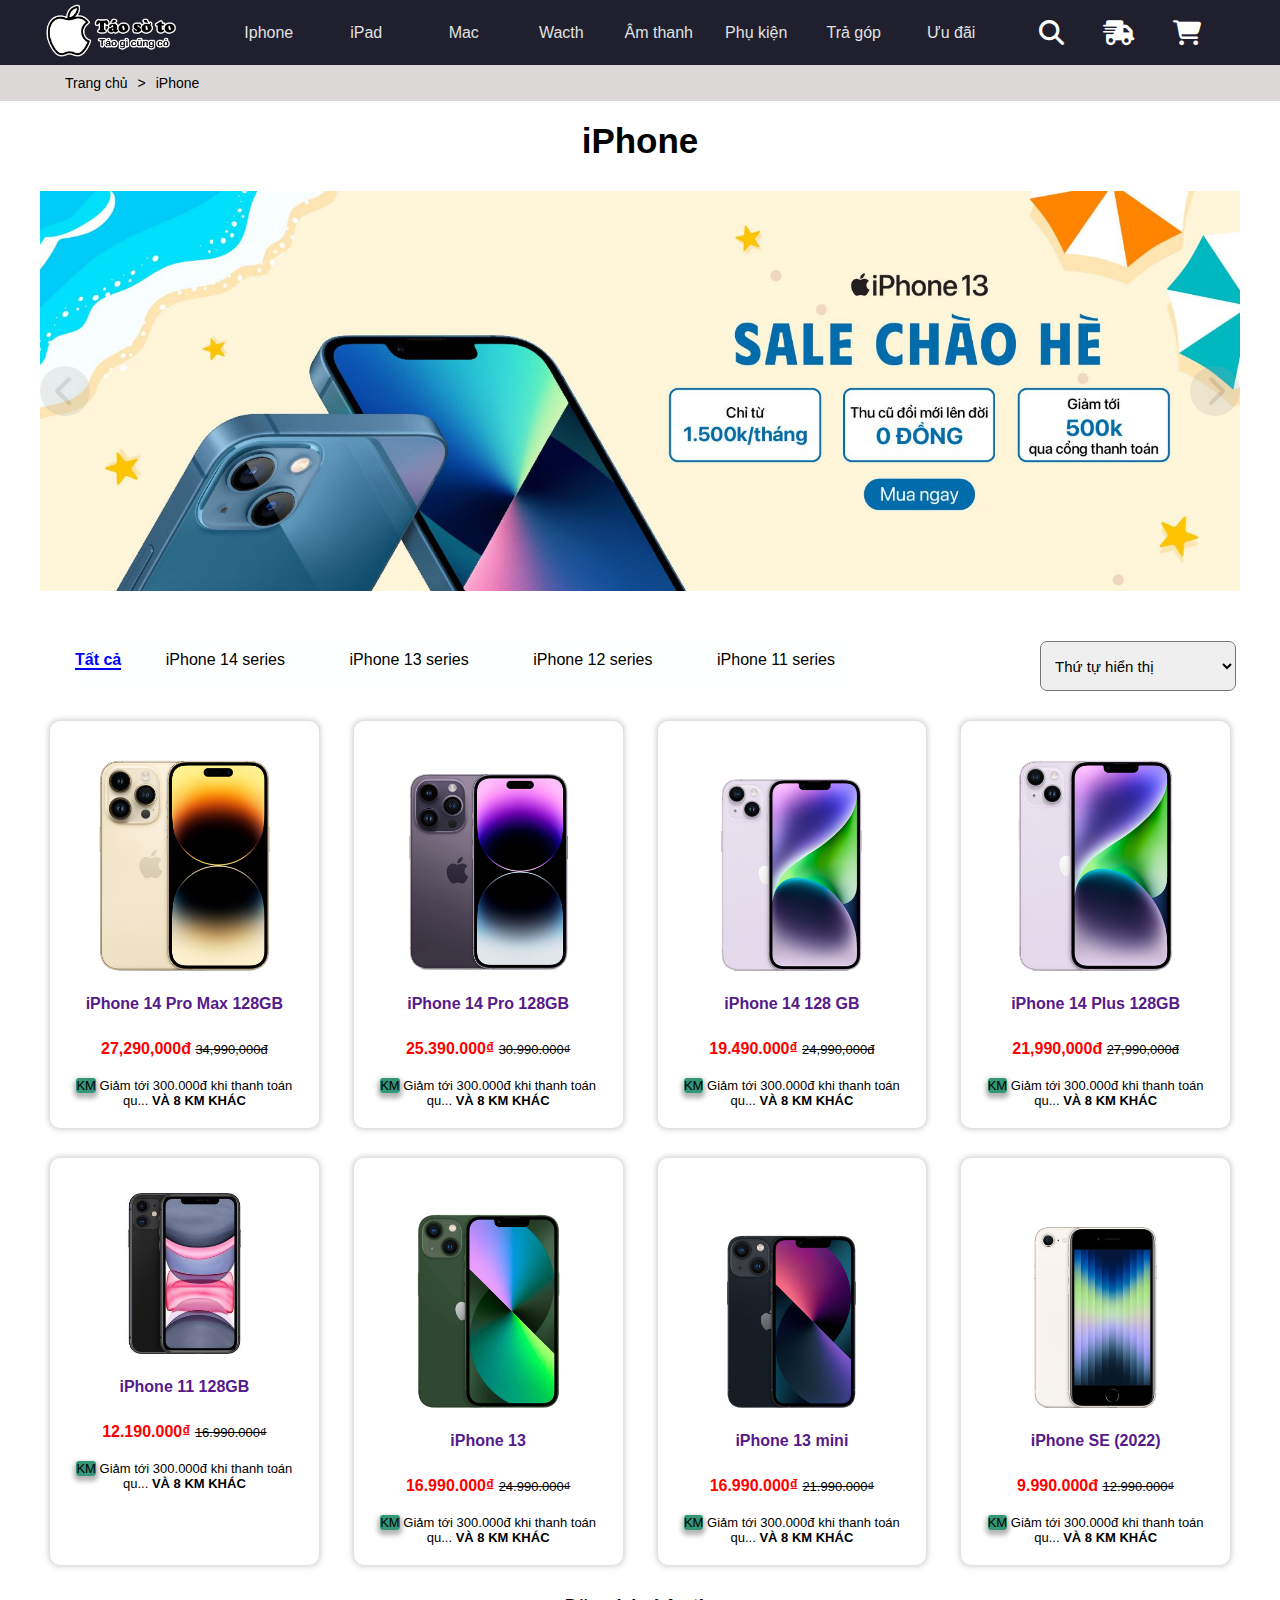
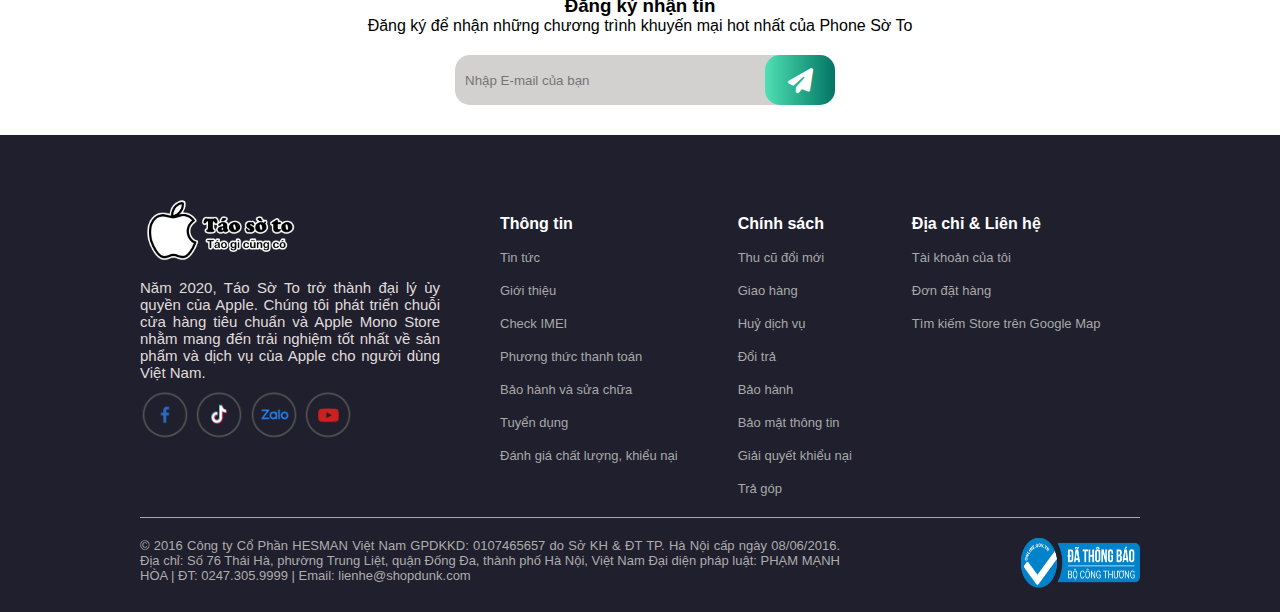
<file: indexiphone.html>
<!DOCTYPE html>
<html lang="en">
<head>
    <meta charset="UTF-8">
    <meta http-equiv="X-UA-Compatible" content="IE=edge">
    <meta name="viewport" content="width=device-width, initial-scale=1.0">
    <link rel="stylesheet" href="Icon/fontawesome-free-6.3.0-web/css/all.min.css">
    <link rel="stylesheet" href="/index.css">
    <title>Táo sờ to-iPhone</title>
</head>
<body>
  <header>
    <div class="heading">
      <div class="main-search">
        <div class="search-box">
          <form method="get" action="/tim-kiem" onsubmit="return submitSearch(this);" enctype="application/x-www-form-urlencoded">
              <div class="border">
                  <input type="text" id="search-box" name="kwd" placeholder="Hôm nay bạn cần tìm gì?" />
                  <i style="color: aliceblue; font-size: 30px;" class="fa-solid fa-circle-xmark"  onclick="exitSearchBox()"></i>
              </div>
          </form>
        </div>
      </div>
        <div class="container">
         <!--logo-->
         <div class="menu-bar">
          <i class="fa-solid fa-bars"></i>
         </div>
         <div class="logo">
            <a href="index.html">
              <img src="img/taosoto.png" alt="">
            </a>
            <!-- <a href=""><img style="width: 200px;height: 50px;" src="logo-táo.png" alt=""></a> -->
          </div>
          <div class="menu">
            <ul>
                <li> <a href="indexiphone.html"><span>Iphone</span></a></li>
                <li> <a href="indexipad.html"><span>iPad</span></a></li>
                <li> <a href="indexmac.html"><span>Mac</span></a></li>
                <li> <a href="indexwatch.html"><span>Wacth</span></a></li>
                <li> <a href="indexsound.html"><span>Âm thanh</span></a></li>
                <li> <a href=""><span>Phụ kiện</span></a></li>
                <li> <a href=""><span>Trả góp</span></a></li>
                <li> <a href=""><span>Ưu đãi</span></a></li>
            </ul>
          </div>
         <div class="header-right">
            <!--search box-->
          <i class="fa-solid fa-magnifying-glass"  onclick="showSearchBox()"></i>
        <div class="tracuu">
            <a href="">
              <i class="fa-solid fa-truck-fast"></i>
            </a>
          </div>
         <div class="gioihang">
            <a href="">
              <i class="fa-solid fa-cart-shopping"></i>
            </a>
          </div>
        </div>
        </div>
        <div class="menu-bottom">
            <ul>
                <li> <a href="indexiphone.html"><span>Iphone</span></a></li>
                <li> <a href="indexipad.html"><span>iPad</span></a></li>
                <li> <a href="indexmac.html"><span>Mac</span></a></li>
                <li> <a href="indexwatch.html"><span>Wacth</span></a></li>
                <li> <a href="indexsound.html"><span>Âm thanh</span></a></li>
                <li> <a href=""><span>Phụ kiện</span></a></li>
                <!-- <li> <a href=""><span>Trả góp</span></a></li>
                <li> <a href=""><span>Ưu đãi</span></a></li> -->
            </ul>
        </div>
    </div>
    <div class="page">
      <div class="container">
        <div class="page-exit">
          <ul>
            <li><a href="index.html"> Trang chủ</a></li>
            <li><span>></span></li>
            <li>iPhone</li>
          </ul>
        </div>
      </div>
    </div>
</header>
<main >
    <!--slider-->
  <section class="slider">
    <div class="container">
      <div class="slider-content">
        <div class="page-title">
          <span>iPhone</span>
        </div>
          <div class="slider-content-top-container">
              <div class="slider-content-top">
                <a href=""><img src="/banner/iphone/danh mục ip 13-T4-02.jpeg" alt=""></a>
                <a href=""><img src="/banner/iphone/danh mục iphone ipad-10.jpg" alt=""></a>
                <a href=""><img src="/banner/iphone/ip14 yellow_danh mục.jpeg" alt=""></a>
              </div>
              <div class="slider-content-top-dh">
                <i class="fa-solid fa-chevron-left"></i>
                <i class="fa-solid fa-chevron-right"></i>
              </div>
            </div>
          <div style="display: none;" class="slider-content-bottom">
            <li class="active"> MacBook Air đẳng cấp </li>
            <li> iPhone chơi liên quân</li>
            <li> Một đống phụ kiện</li>
            <li> Apple Wach xem giờ</li>
            <li> iPad bắn free fire</li>
          </div>
       </div>
      </div>
    </div>
  </section>
  <section>
    <div class="container">
      <video style="width: 100%;" src="img/large_2x.mp4" autoplay muted loop ></video>
    </div>
  </section>
  <!-- IPHONE -->
<section>
    <div class="container">
      <div class="box-home">
        <section>
          <div class="page-body">
              <div class="container">
                  <div class="sub-menu-ip">
                      <div class="item-box-active">
                          <div class="sub-item_ip">
                              <a href="/indexiphone.html" style="color: blue;font-weight: 600;border-bottom: 2px solid blue;">Tất cả</a>
                          </div>
                      </div>
                      <div class="item-box">
                          <div class="item-box-ip">
                              <a href="/indexip14sr.html"> iPhone 14 series</a>
                          </div>
                      </div>
                      <div class="item-box">
                          <div class="item-box-ip">
                              <a href="/indexip13sr.html"> iPhone 13 series</a>
                          </div>
                      </div>
                      <div class="item-box">
                          <div class="item-box-ip">
                              <a href="/indexip12sr.html"> iPhone 12 series</a>
                          </div>
                      </div>
                      <div class="item-box">
                          <div class="item-box-ip">
                              <a href="/indexip11sr.html"> iPhone 11 series</a>
                          </div>
                      </div>
                  </div>
                  <div class="product-selectors">
                      <div class="product-viewmode">
                          <select name="" id="">
                              <option value="">Thứ tự hiển thị</option>
                              <option value="">Giá từ cao đến thấp</option>
                              <option value="">Mới nhất</option>
                              <option value="">Tên: A đến Z</option>
                              <option value="">Giá từ thấp đến cao</option>
                          </select>
                      </div>
                  </div>
              </div>
          </div>
        </section>
       <!-- mobile-display -->
       <div class="wrapper">
        <div class="content">
          <div class="container">
            <div class="sub-menu-ip">
                <div class="item-box-active">
                    <div class="sub-item_ip">
                        <a href="/indexiphone.html">Tất cả</a>
                    </div>
                </div>
                <div class="item-box">
                    <div class="item-box-ip">
                        <a href="/index14sr.html"> iPhone 14 series</a>
                    </div>
                </div>
                <div class="item-box">
                    <div class="item-box-ip">
                        <a href=""> iPhone 13 series</a>
                    </div>
                </div>
                <div class="item-box">
                    <div class="item-box-ip">
                        <a href=""> iPhone 12 series</a>
                    </div>
                </div>
                <div class="item-box">
                    <div class="item-box-ip">
                        <a href=""> iPhone 11 series</a>
                    </div>
                </div>
            </div>
        </div>
        </div>
      </div>
      <div class="product-selectors-1">
        <div class="product-viewmode">
            <select name="" id="">
                <option value="">Thứ tự hiển thị</option>
                <option value="">Giá từ cao đến thấp</option>
                <option value="">Mới nhất</option>
                <option value="">Tên: A đến Z</option>
                <option value="">Giá từ thấp đến cao</option>
            </select>
        </div>
    </div>
      

        <!-- <div class="header">
          <h4><a href=""></a>IPHONE</h4>
        </div> -->
        <div class="content-list-product">
          <div class="item">
            <div class="img">
              <a href=""><img src="image/Iphone/0007808_iphone-14-pro-max-128gb_420.png" alt=""></a>
            </div>
            <div class="info">
              <div class="info-main">
                <a href=""> iPhone 14 Pro Max 128GB </a>
                <span>
                  <strong> 27,290,000đ</strong>
                  <s>34,990,000đ</s>
                 </span>
              </div>
              
                 <div class="KM">
                  <span class="bag">KM</span> <label title="Giảm tới 300.000đ khi thanh to&#225;n qua VNPAY (&#193;p dụng từ 01/04- 30/04)">Giảm tới 300.000đ khi thanh to&#225;n qu...</label>
                      <strong class="text-orange">VÀ 8 KM KHÁC</strong>
                 </div>
                 <div class="promote">
                  <ul>
                    <li><span class="bag">KM</span> Giảm tới 300.000đ khi thanh to&#225;n qua VNPAY (&#193;p dụng từ 01/04- 30/04)</li>
                    <li><span class="bag">KM</span> Giảm th&#234;m 1.2 Triệu khi mở thẻ TP Bank EVO th&#224;nh c&#244;ng</li>
                    <li><span class="bag">KM</span> Thu cũ đổi mới l&#234;n đời Samsung Galaxy S23 Series: Trợ gi&#225; tới hơn 12 triệu</li>
                    <li><span class="bag">KM</span> Dịch vụ ph&#242;ng chờ thương gia + Giảm 40% g&#243;i Bảo h&#224;nh Samsung Care+ 12 th&#225;ng gi&#225; c&#242;n 1.220.000đ</li>
                    <li><span class="bag">KM</span> Thanh to&#225;n qua Moca tặng ngay đế sạc trị gi&#225; 320.000đ (Cho h&#243;a đơn c&#243; tổng gi&#225; trị từ 18 Triệu) - &#193;p dụng từ 01/04</li>
                 </ul>
                 </div>
              </div>
          </div>
  
          <div class="item">
            <div class="img">
              <a href=""><img src="image/Iphone/0008734_iphone-14-pro-128gb_420.png" alt=""></a>
            </div>
            <div class="info">
              <div class="info-main"> <a href=""> iPhone 14 Pro 128GB </a>
              <span>
                <strong>25.390.000₫</strong>
                 <s>30.990.000₫</s>
                 </span></div>
             
                 <div class="KM">
                  <span class="bag">KM</span> <label title="Giảm tới 300.000đ khi thanh to&#225;n qua VNPAY (&#193;p dụng từ 01/04- 30/04)">Giảm tới 300.000đ khi thanh to&#225;n qu...</label>
                      <strong class="text-orange">VÀ 8 KM KHÁC</strong>
                 </div>
                 <div class="promote">
                  <ul>
                    <li><span class="bag">KM</span> Giảm tới 300.000đ khi thanh to&#225;n qua VNPAY (&#193;p dụng từ 01/04- 30/04)</li>
                    <li><span class="bag">KM</span> Giảm th&#234;m 1.2 Triệu khi mở thẻ TP Bank EVO th&#224;nh c&#244;ng</li>
                    <li><span class="bag">KM</span> Thu cũ đổi mới l&#234;n đời Samsung Galaxy S23 Series: Trợ gi&#225; tới hơn 12 triệu</li>
                    <li><span class="bag">KM</span> Dịch vụ ph&#242;ng chờ thương gia + Giảm 40% g&#243;i Bảo h&#224;nh Samsung Care+ 12 th&#225;ng gi&#225; c&#242;n 1.220.000đ</li>
                    <li><span class="bag">KM</span> Thanh to&#225;n qua Moca tặng ngay đế sạc trị gi&#225; 320.000đ (Cho h&#243;a đơn c&#243; tổng gi&#225; trị từ 18 Triệu) - &#193;p dụng từ 01/04</li>
                    
                 </ul>
                 </div>
              </div>
          </div>
          <div class="item">
            <div class="img">
              <a href=""><img src="image/Iphone/0009181_iphone-14-128gb_420.png" alt=""></a>
            </div>
            <div class="info">
              <div class="info-main"><a href=""> iPhone 14 128 GB </a>
              <span>
                <strong> 19.490.000₫</strong>
                 <s>24,990,000đ</s>
                 </span></div>
              
                 <div class="KM">
                  <span class="bag">KM</span> <label title="Giảm tới 300.000đ khi thanh to&#225;n qua VNPAY (&#193;p dụng từ 01/04- 30/04)">Giảm tới 300.000đ khi thanh to&#225;n qu...</label>
                      <strong class="text-orange">VÀ 8 KM KHÁC</strong>
                 </div>
                 <div class="promote">
                  <ul>
                    <li><span class="bag">KM</span> Giảm tới 300.000đ khi thanh to&#225;n qua VNPAY (&#193;p dụng từ 01/04- 30/04)</li>
                    <li><span class="bag">KM</span> Giảm th&#234;m 1.2 Triệu khi mở thẻ TP Bank EVO th&#224;nh c&#244;ng</li>
                    <li><span class="bag">KM</span> Thu cũ đổi mới l&#234;n đời Samsung Galaxy S23 Series: Trợ gi&#225; tới hơn 12 triệu</li>
                    <li><span class="bag">KM</span> Dịch vụ ph&#242;ng chờ thương gia + Giảm 40% g&#243;i Bảo h&#224;nh Samsung Care+ 12 th&#225;ng gi&#225; c&#242;n 1.220.000đ</li>
                    <li><span class="bag">KM</span> Thanh to&#225;n qua Moca tặng ngay đế sạc trị gi&#225; 320.000đ (Cho h&#243;a đơn c&#243; tổng gi&#225; trị từ 18 Triệu) - &#193;p dụng từ 01/04</li>
                    
                 </ul>
                 </div>
              </div>
          </div>
          <div class="item">
            <div class="img">
              <a href=""><img src="image/Iphone/0009495_iphone-14-plus-128gb_420.png" alt=""></a>
            </div>
            <div class="info">
              <div class="info-main"><a href=""> iPhone 14 Plus 128GB </a>
              <span>
                <strong> 21,990,000đ</strong>
                 <s>27,990,000đ</s>
                 </span></div>
              
                 <div class="KM">
                  <span class="bag">KM</span> <label title="Giảm tới 300.000đ khi thanh to&#225;n qua VNPAY (&#193;p dụng từ 01/04- 30/04)">Giảm tới 300.000đ khi thanh to&#225;n qu...</label>
                      <strong class="text-orange">VÀ 8 KM KHÁC</strong>
                 </div>
                 <div class="promote">
                  <ul>
                    <li><span class="bag">KM</span> Giảm tới 300.000đ khi thanh to&#225;n qua VNPAY (&#193;p dụng từ 01/04- 30/04)</li>
                    <li><span class="bag">KM</span> Giảm th&#234;m 1.2 Triệu khi mở thẻ TP Bank EVO th&#224;nh c&#244;ng</li>
                    <li><span class="bag">KM</span> Thu cũ đổi mới l&#234;n đời Samsung Galaxy S23 Series: Trợ gi&#225; tới hơn 12 triệu</li>
                    <li><span class="bag">KM</span> Dịch vụ ph&#242;ng chờ thương gia + Giảm 40% g&#243;i Bảo h&#224;nh Samsung Care+ 12 th&#225;ng gi&#225; c&#242;n 1.220.000đ</li>
                    <li><span class="bag">KM</span> Thanh to&#225;n qua Moca tặng ngay đế sạc trị gi&#225; 320.000đ (Cho h&#243;a đơn c&#243; tổng gi&#225; trị từ 18 Triệu) - &#193;p dụng từ 01/04</li>
                    
                 </ul>
                 </div>
              </div>
          </div>
        </div>

        <div class="content-list-product">
            <div class="item">
              <div class="img">
                <a href=""><img src="image/Iphone/0012165_iphone-11-128gb_420.jpeg" alt=""></a>
              </div>
              <div class="info">
                <div class="info-main">
                  <a href=""> iPhone 11 128GB </a>
                  <span>
                    <strong> 12.190.000₫</strong>
                    <s>16.990.000₫</s>
                   </span>
                </div>
                
                   <div class="KM">
                    <span class="bag">KM</span> <label title="Giảm tới 300.000đ khi thanh to&#225;n qua VNPAY (&#193;p dụng từ 01/04- 30/04)">Giảm tới 300.000đ khi thanh to&#225;n qu...</label>
                        <strong class="text-orange">VÀ 8 KM KHÁC</strong>
                   </div>
                   <div class="promote">
                    <ul>
                      <li><span class="bag">KM</span> Giảm tới 300.000đ khi thanh to&#225;n qua VNPAY (&#193;p dụng từ 01/04- 30/04)</li>
                      <li><span class="bag">KM</span> Giảm th&#234;m 1.2 Triệu khi mở thẻ TP Bank EVO th&#224;nh c&#244;ng</li>
                      <li><span class="bag">KM</span> Thu cũ đổi mới l&#234;n đời Samsung Galaxy S23 Series: Trợ gi&#225; tới hơn 12 triệu</li>
                      <li><span class="bag">KM</span> Dịch vụ ph&#242;ng chờ thương gia + Giảm 40% g&#243;i Bảo h&#224;nh Samsung Care+ 12 th&#225;ng gi&#225; c&#242;n 1.220.000đ</li>
                      <li><span class="bag">KM</span> Thanh to&#225;n qua Moca tặng ngay đế sạc trị gi&#225; 320.000đ (Cho h&#243;a đơn c&#243; tổng gi&#225; trị từ 18 Triệu) - &#193;p dụng từ 01/04</li>
                   </ul>
                   </div>
                </div>
            </div>
    
            <div class="item">
              <div class="img">
                <a href=""><img src="image/Iphone/0000596_iphone-13_420.png" alt=""></a>
              </div>
              <div class="info">
                <div class="info-main"> <a href=""> iPhone 13 </a>
                <span>
                  <strong>16.990.000₫</strong>
                   <s>24.990.000₫</s>
                   </span></div>
               
                   <div class="KM">
                    <span class="bag">KM</span> <label title="Giảm tới 300.000đ khi thanh to&#225;n qua VNPAY (&#193;p dụng từ 01/04- 30/04)">Giảm tới 300.000đ khi thanh to&#225;n qu...</label>
                        <strong class="text-orange">VÀ 8 KM KHÁC</strong>
                   </div>
                   <div class="promote">
                    <ul>
                      <li><span class="bag">KM</span> Giảm tới 300.000đ khi thanh to&#225;n qua VNPAY (&#193;p dụng từ 01/04- 30/04)</li>
                      <li><span class="bag">KM</span> Giảm th&#234;m 1.2 Triệu khi mở thẻ TP Bank EVO th&#224;nh c&#244;ng</li>
                      <li><span class="bag">KM</span> Thu cũ đổi mới l&#234;n đời Samsung Galaxy S23 Series: Trợ gi&#225; tới hơn 12 triệu</li>
                      <li><span class="bag">KM</span> Dịch vụ ph&#242;ng chờ thương gia + Giảm 40% g&#243;i Bảo h&#224;nh Samsung Care+ 12 th&#225;ng gi&#225; c&#242;n 1.220.000đ</li>
                      <li><span class="bag">KM</span> Thanh to&#225;n qua Moca tặng ngay đế sạc trị gi&#225; 320.000đ (Cho h&#243;a đơn c&#243; tổng gi&#225; trị từ 18 Triệu) - &#193;p dụng từ 01/04</li>
                      
                   </ul>
                   </div>
                </div>
            </div>
            <div class="item">
              <div class="img">
                <a href=""><img src="image/Iphone/0000597_iphone-13-mini_420.png" alt=""></a>
              </div>
              <div class="info">
                <div class="info-main"><a href=""> iPhone 13 mini </a>
                <span>
                  <strong>16.990.000₫</strong>
                   <s>21.990.000₫</s>
                   </span></div>
                
                   <div class="KM">
                    <span class="bag">KM</span> <label title="Giảm tới 300.000đ khi thanh to&#225;n qua VNPAY (&#193;p dụng từ 01/04- 30/04)">Giảm tới 300.000đ khi thanh to&#225;n qu...</label>
                        <strong class="text-orange">VÀ 8 KM KHÁC</strong>
                   </div>
                   <div class="promote">
                    <ul>
                      <li><span class="bag">KM</span> Giảm tới 300.000đ khi thanh to&#225;n qua VNPAY (&#193;p dụng từ 01/04- 30/04)</li>
                      <li><span class="bag">KM</span> Giảm th&#234;m 1.2 Triệu khi mở thẻ TP Bank EVO th&#224;nh c&#244;ng</li>
                      <li><span class="bag">KM</span> Thu cũ đổi mới l&#234;n đời Samsung Galaxy S23 Series: Trợ gi&#225; tới hơn 12 triệu</li>
                      <li><span class="bag">KM</span> Dịch vụ ph&#242;ng chờ thương gia + Giảm 40% g&#243;i Bảo h&#224;nh Samsung Care+ 12 th&#225;ng gi&#225; c&#242;n 1.220.000đ</li>
                      <li><span class="bag">KM</span> Thanh to&#225;n qua Moca tặng ngay đế sạc trị gi&#225; 320.000đ (Cho h&#243;a đơn c&#243; tổng gi&#225; trị từ 18 Triệu) - &#193;p dụng từ 01/04</li>
                      
                   </ul>
                   </div>
                </div>
            </div>
            <div class="item">
              <div class="img">
                <a href=""><img src="image/Iphone/0000600_iphone-se-2022_420.png" alt=""></a>
              </div>
              <div class="info">
                <div class="info-main"><a href=""> iPhone SE (2022) </a>
                <span>
                  <strong> 9.990.000đ</strong>
                   <s>12.990.000₫</s>
                   </span></div>
                
                   <div class="KM">
                    <span class="bag">KM</span> <label title="Giảm tới 300.000đ khi thanh to&#225;n qua VNPAY (&#193;p dụng từ 01/04- 30/04)">Giảm tới 300.000đ khi thanh to&#225;n qu...</label>
                        <strong class="text-orange">VÀ 8 KM KHÁC</strong>
                   </div>
                   <div class="promote">
                    <ul>
                      <li><span class="bag">KM</span> Giảm tới 300.000đ khi thanh to&#225;n qua VNPAY (&#193;p dụng từ 01/04- 30/04)</li>
                      <li><span class="bag">KM</span> Giảm th&#234;m 1.2 Triệu khi mở thẻ TP Bank EVO th&#224;nh c&#244;ng</li>
                      <li><span class="bag">KM</span> Thu cũ đổi mới l&#234;n đời Samsung Galaxy S23 Series: Trợ gi&#225; tới hơn 12 triệu</li>
                      <li><span class="bag">KM</span> Dịch vụ ph&#242;ng chờ thương gia + Giảm 40% g&#243;i Bảo h&#224;nh Samsung Care+ 12 th&#225;ng gi&#225; c&#242;n 1.220.000đ</li>
                      <li><span class="bag">KM</span> Thanh to&#225;n qua Moca tặng ngay đế sạc trị gi&#225; 320.000đ (Cho h&#243;a đơn c&#243; tổng gi&#225; trị từ 18 Triệu) - &#193;p dụng từ 01/04</li>
                      
                   </ul>
                   </div>
                </div>
            </div>
          </div>
     </div>
    </div>
  </section>
<!-- email -->
<section>
    <div class="container">
        <div class="subscript">
            <div class="icon-text">
                <div class="text">
                    <h3>Đăng ký nhận tin</h3>
                    <p>Đăng ký để nhận những chương trình khuyến mại hot nhất của Phone Sờ To</p>
                </div>
            </div>
            <div class="form">
                <form onsubmit="return submitSubscription(this);">
                    <input name="__RequestVerificationToken" type="hidden" value="6QhQeeyNud4u93WVC60kqb-yMeXNL6b91HO5_0exeVY2dC8JjuieqDQ7dm-y31PeMlcOyMRVGaFrklgaBj-fr4I-_vg1" />
                    <div class="input">
                        <input type="email" id="email" name="email" placeholder="Nhập E-mail của bạn" />
                    </div>
                    <button type="submit"><i class="fa-solid fa-paper-plane"></i></button>
                </form>
            </div>
        </div>
    </div>
  </section>
</main>
<footer>
  <div class="footer">
    <div class="footer-top">
      <div class="footer-top-1">
        <a href=""> <img src="img/taosoto.png" alt=""></a>
        <p>Năm 2020, Táo Sờ To trở thành đại lý ủy quyền của Apple. Chúng tôi phát triển chuỗi cửa hàng tiêu chuẩn và Apple Mono Store nhằm mang đến trải nghiệm tốt nhất về sản phẩm và dịch vụ của Apple cho người dùng Việt Nam.</p>
        <div class="footer-info">
          <a href=""><img src="img/Face.png" alt=""></a>
          <a href=""><img src="img/Tiktok.png" alt=""></a>
          <a href=""><img src="img/Zalo.png" alt=""></a>
          <a href=""><img src="img/Youtube.png" alt=""></a>
          
        </div>
      </div>
      <div class="footer-top-2">
        <div class="footer-title">
          <strong>Thông tin</strong>
        </div>
        <ul> 
          <li><a href="">Tin tức</a></li>
          <li><a href="">Giới thiệu</a></li>
          <li><a href="">Check IMEI</a></li>
          <li><a href="">Phương thức thanh toán</a></li>
          <li><a href="">Bảo hành và sửa chữa</a></li>
          <li><a href="">Tuyển dụng</a></li>
          <li><a href="">Đánh giá chất lượng, khiểu nại</a></li>

        </ul>
      </div>
      <div class="footer-top-3">
        <div class="footer-title">
          <strong>Chính sách</strong>
        </div>
        <ul> 
          <li><a href="">Thu cũ đổi mới</a></li>
          <li><a href="">Giao hàng</a></li>
          <li><a href="">Huỷ dịch vụ</a></li>
          <li><a href="">Đổi trả</a></li>
          <li><a href="">Bảo hành</a></li>
          <li><a href="">Bảo mật thông tin</a></li>
          <li><a href="">Giải quyết khiểu nại</a></li>
          <li><a href="">Trả góp</a></li>

        </ul>
      </div>
      <div class="footer-top-4">
        <div class="footer-title">
          <strong>Địa chỉ & Liên hệ</strong>
          <ul>
            <li><a href="">Tài khoản của tôi</a></li>
            <li><a href="">Đơn đặt hàng</a></li>
            <li><a href="">Tìm kiếm Store trên Google Map</a></li>
          </ul>
        </div>
      </div>
    </div>
    <div class="footer-bottom">
      <span>© 2016 Công ty Cổ Phần HESMAN Việt Nam GPDKKD: 0107465657 do Sở KH & ĐT TP. Hà Nội cấp ngày 08/06/2016.
        Địa chỉ: Số 76 Thái Hà, phường Trung Liệt, quận Đống Đa, thành phố Hà Nội, Việt Nam
        Đại diện pháp luật: PHẠM MẠNH HÒA | ĐT: 0247.305.9999 | Email: lienhe@shopdunk.com</span>
      <a href=""><img src="img/Bocongthuong.png" alt=""></a>
    </div>
  </div>
</footer>
</body>
<script src="js.js">
</script>
</html>
</file>
<file: index.css>
*{
    margin: 0;
    padding: 0;
    box-sizing: border-box;
    font-family: Arial, Helvetica, sans-serif;
}
/* logo and search */
.container{
    width: 100%;
    max-width: 1200px;
    margin: 0 auto;
  }
div.heading{
    margin: auto;
    height: auto;
    width: 100%;
    background-color:rgb(31, 31, 45);
}
div.heading ul{
list-style: none;
}
div.heading a{
    color:rgb(225, 225, 225);
    text-decoration: none;
}
div.heading li:hover a{
  color: white;
}
div.container{
    display: flex;
    justify-content: space-between;
    align-items: center;
}
.logo{
    width: 15%;
}
.logo img{
    width: 150px;
    height: auto;
}
@media (min-width:1000px){
  .menu-bar{
    display: none;
    }
}
@media (max-width:1000px){

  .menu-bar{
    color: white;
    font-size: 25px;
    width: 20%;
    padding-left: 20px;
  }
  .logo{
    width: 60%;
    text-align: center;
  }
  div.container{
    display: flex;
     justify-content: space-between;
  }
  .gioihang{
    margin-right: 30px;
  }
  .tracuu{
    display: none;
  }
}
.main-search{
  position: absolute;
  background-color: rgb(27, 27, 73);
  width: 100%;
  height: 65px;
  text-align: center;
  z-index: 9999;
  line-height: 65px;
  display: none;
}
.search-box input{
  padding-left:10px ;
  height: 40px;
  width: 50%;
}
@media(max-width:1000px){
 .menu{
    display: none;
 }
 .menu-bottom{
    display: block;
 }
}
@media(min-width:1000px){
    
    .menu{
       display: block;
    }
    .menu-bottom{
       display: none;
    }
}
.menu{
    width: 65%;
}
.menu ul{
    display: flex;
    justify-content: space-evenly;
}
.menu li{
    line-height: 65px;
    text-align: center;
    width:calc(100%/8) ;
    height: 65px;
}
.menu li:hover{
    background-color:rgb(211, 144, 155);
}
.menu a{
  padding: 107px 10px 17px 10px;
    text-decoration: none;
    color: rgb(255, 255, 255);
}
.menu-bottom ul{
    background-color:rgb(36, 36, 104);
    display: flex;
    justify-content: space-around;
    width: 100%;
    position: relative;
    top: 0;
    flex-wrap: wrap;
    border-bottom: 1px solid #f5f5f7;
    margin: 0;
    min-height: 48px;
    align-items: center;
}
.header-right{
    width: 20%;
    display: flex;
    justify-content: space-evenly;
}
.header-right .fa-solid{
    cursor: pointer;
    font-size: 25px;
    color: white;
    padding: 15px 0 15px 0;
}
.page{
  width: 100%;
  background-color:rgb(220, 216, 216) ;
}
.page-exit ul{
  padding: 5px 0 5px 20px ;
  display: flex;
}
.page-exit ul li{
  font-size: 14px;
 padding: 5px;
}
.page-exit a{
  text-decoration: none;
  color: black;
}
.page-exit a:hover{
 color:  rgb(0,102,204);
}
@media (max-width:600px){
 .page-exit ul{
  padding-left: 0px;
 }
}
/* slider show */

img{
    width: 100%;
    height: 400px;
  }
  @media (min-width:1000px){
    video{
      display: none;
    }
  }
  @media (max-width:1000px){
    .slider-content-top-container{
      display: none;
    }
    .slider-content-bottom{
        display: none !important;
    }
  }
  .slider-content-top-container{
    width: 100%;
  }
  li{
    list-style: none;
  }
  .slider{
    padding: 0;
    max-width: 100%;
    height: auto;
  }
  .slider-content{
    width: 100%;
    height: auto;
  }
  .slider-content-top{
    width: 100%; 
    height: auto;
    height: 400px;
    position: relative;
  }
  .slider-content-top-img{
    width: 100%;
    height:100% ;
    object-fit: cover;
  }
  .slider-content-bottom{
    display: none;
    margin-top: 10px;
    display: flex;
    justify-content: space-between;
    height: 50px;
  }
  .slider-content-bottom li{
    background-color: #f6f6f6;
    width:19% ;
    text-align: center;
    cursor: pointer;
    padding: 6px 0;
    height: 90%;
    line-height:35px;
    position: relative;
    border-radius: 5px;
    transition: all 0.3s ease;
    box-shadow: 2px 3px 6px 1px rgba(0, 0, 0, 0.2);
  }
  .slider-content-bottom li:hover{
      height:100% ;
  }
  .slider-content-top-dh{
    position:absolute ;
    top:50%;
    display:flex;
    justify-content: space-between;
    width: 100%;
  }
  .slider-content-top-dh i{
    color: rgb(53, 52, 50);
    font-size: 32px;
    height: 50px;
    width: 50px;
    background-color: rgb(162, 162, 162);
    display: flex;
    justify-content: center;
    align-items: center;
    transform: translateY(-50%);
    border-radius: 50px;
    opacity: 0.2;
  }
  .slider-content-top-container{
    position: relative;
    overflow: hidden;
  }
  .slider-content-top-container:hover i{
    opacity: 0.9;
    transition: all 0.3s ease;
  }
  /* slider active */
  .slider-content-top img{
    position: absolute;
  }
  .slider-content-top a:nth-child(2) img{
    transform: translateX(100%);
  }
  .slider-content-top a:nth-child(3) img{
    transform: translateX(200%);
  }
  .slider-content-top a:nth-child(4) img{
    transform: translateX(300%);
  }
  .slider-content-top a:nth-child(5) img{
    transform: translateX(400%);
  }
  .slider-content-top a:nth-child(6) img{
    transform: translateX(500%);
  }
  .slider-content-top{
    transition: all 0.3s ease;
  }
  .slider-content-bottom li.active{
    border-radius: 5px;
    border: none;
    color: white;
    text-align: center;
    text-decoration: none;
    display: inline-block;
    font-size: 16px;
    margin: 4px 2px;
    transition-duration: 0.4s;
    cursor: pointer;
    background: linear-gradient(to left,  rgb(0,72,61), #40ae8b); 
    color: white;
    transform: scale(1.1);
  }
  /* sale */
.quick-sales{
    width: 100%;
    margin-top:30px ;
    display: flex;
   justify-content: space-between;
   text-align: center;
  }
  @media (max-width:1000px){
    .quick-sales{
        margin: 0 !important;
    }
    .quick-sales{
        display: inline;
    }
    .quick-sales img{
        margin-top: 10px;
    }
  }
  .quick-sales img{
    width:95%;
    height: auto;
  }

  /* flash-sale */
  .flash-sale{
    width: 100%;
    margin-top: 20px;
  }
  @media (max-width:700px){
    .flash-sale{
      display: none;
    }
  }
  .content-sale{
    margin-top: 25px;
  }
  .slider-container
  {
    border-radius: 10px;
    width: 100%;
    height:400px;
    background-color: #ffffff;
    box-shadow:0px 0px 10px 3px #bcbcbc;
    
  }
  /* slider-product */
  .slider-container{
    position: relative;
    overflow: hidden;
  }
  .slider-container-dh{
    position: absolute;
    top:50%;
    display: flex;
    justify-content: space-between;
    width: 100%;
  }
  .slider-container-dh i{
    color: rgb(53, 52, 50);
    font-size: 32px;
    height: 50px;
    width: 50px;
    background-color: rgb(162, 162, 162);
    display: flex;
    justify-content: center;
    align-items: center;
    transform: translateY(-50%);
    border-radius: 50px;
    opacity: 0.3;
  }
  .content-sale :hover i{
    opacity: 0.9;
    transition: all 0.3 ease;
  }
  .slider-container-product{
    width: 100%;
    position: relative;
    transition: all 0.3s ease;
  }
  .slider-product{
    width: 100%;
    position: absolute;
  }
  .slider-product:nth-child(2) {
  transform: translateX(100%);
  }
  .slider-product:nth-child(3) {
    transform: translateX(200%);
    }
  .item-product{
    margin: 20px 0 0 0;
    background-color: #ffffff;
  text-align: center;
    width:250px;
    height: 360px;
    border-radius: 10px;
  }
  .item-product img{
    margin-top: 10px;
    width: 70%;
    height: auto;
  }
  .item-product .info{
    margin-top: 50px;
  }
  .item-product a{
    text-decoration: none;
    width: 95%;
    word-wrap: break-word;
    font-size: 15px;
  }
  .item-product .info span{
    margin-top:20px;
  }
  .item-product .info span strong{
    font-size: 18px;
  }
  .item-product .info span s{
    font-size: 13px;

  }
  .slider-product{
    display: grid;
    grid-template-columns: repeat(4,minmax(0,1fr));
    grid-auto-rows: minmax(min-content,max-content);
    gap: 15px;
    /* display:flex;
    justify-content: space-between; */
  }
  @media (max-width:1000px){
    .slider-product{
      display: grid;
      grid-template-columns: repeat(3,minmax(0,1fr));
      grid-auto-rows: minmax(min-content,max-content);
      /* display:flex;
      justify-content: space-between; */
    }
  }
  .info{
    margin-top: 20px;
  }
  .info a{
    word-wrap: break-word;
    font-size: 16px;
    font-weight: 600;
    width: 95%;
    height: 35px;
  }
  .info span{
    margin-top: 10px;
  }
  .info span strong{
    color: red;
  }
  .info a:hover{
    color: #339676;
  }
  .info-main a, .info-main span {
    text-align: center;
    display: inline-block;
  }
  @media (max-width:1000px){
    .info-main a, .info-main span {
        text-align: center;
       font-size:13px ;
       width: 90%;
       word-wrap: break-word;
      }
  }
  /* main-content */
  .box-home{
    margin-top: 50px;
  width: 1200px;
  }
  .box-home a{
    text-decoration: none;
  }
  .box-home .header{
    color: white;
    line-height:30px;
    padding-left: 6%;
    height: 30px;
    width: 320px;
    background: linear-gradient(45deg,#33c997, #498672 20%, #06422f 0%,  #06422f);
  }
  .content-list-product {
    margin-top: 20px;
  }
  .content-list-product img{
    margin-top: 10px;
    width: 80%;
    height: auto;
    margin-top: 35px;
    transition: all 0.3s ease-in-out;
  }
  .content-list-product img:hover{
    transform: translateY(-5px);
  }
  .content-list-product .item{
    position: relative;
    margin: 10px 10px 0 10px;
  text-align: center;
    width:auto;
    height: auto;
    border-radius: 10px;
    box-shadow: 0px 0px 5px 2px rgba(123, 120, 120, 0.3);
  }
  .content-list-product .item:hover{
    box-shadow: 0px 0px 10px 2px rgba(0, 0, 0, 0.3);
  }
  .content-list-product strong{
    font-size: 16px;
  }
  .content-list-product s{
   font-size: 13px;
  }
  .KM{
    width: 90%;
    margin: 20px auto;
    font-size: 13px;
  }
  span.bag{
    box-shadow: 0px 3px 5px 2px rgba(0, 0, 0, 0.3);
    border-radius: 3px;
    background-color: #339676;
  }
  strong.text-orange{
    font-size: 13px;
  }
  .promote{
    display: none;
  }
  .show-all{
    background-color: #fffdfd;
    margin:30px  auto 0px;
    line-height: 36px;
    width: 230px;
    text-align: center;
    height: 40px;
    box-sizing: border-box;
    border: 1.5px solid rgb(0,102,204);
    border-radius:10px;
  }
  .show-all:hover {
    background-color: rgb(0,102,204);
  }
  .show-all:hover a{
   color: #fff;
  }
  .show-all a{
    padding: 10px 40px 10px 40px;
    text-decoration: none;
    color: rgb(0,102,204);
    font-size: 14px;
  } 
  .content-list-product{
    display: grid;
    grid-template-columns: repeat(4,minmax(0,1fr));
    grid-auto-rows: minmax(min-content,max-content);
    gap: 15px;
  }
  @media (max-width:1000px){
    .content-list-product{
        display: grid;
        grid-template-columns: repeat(3,minmax(0,1fr));
        grid-auto-rows: minmax(min-content,max-content);
        gap:0;
      }
  }
  @media (max-width:600px){
    .content-list-product{
      display: grid;
      grid-template-columns: repeat(2,minmax(0,1fr));
      grid-auto-rows: minmax(min-content,max-content);
      /* display:flex;
      justify-content: space-between; */
    }
  }

  /* email */
  .subscript {
    width: 90%;
    display: flex;
    flex-direction: column;
    align-items: center;
    margin: auto;
    text-align: center;
    padding: 30px;
  }
.subscript .form input{
  position: relative;
  z-index: 1;
  width: 370px;
  height: 50px;
  padding-left: 10px;
  border-radius: 15px;
  background-color: #d3d0d0;
  border: none;
}
.subscript .icon-text{
  padding-bottom: 20px;
}
.subscript .form button{
  background: linear-gradient(to left,  rgb(2, 117, 100), #4ee1b3);
  margin-left:310px ;
  position: absolute;
  z-index: 2;
  width: 70px;
  height: 50px;
  border:none;
  border-radius: 15px;
}
.subscript .form button i{
  font-size: 25px;
  color: white;
}
.subscript .form form{
  display: flex;
}

/* footer */
/* .corevalue{
  margin-top: 200px;
}
.subscript img{
  width: 150px;
  height: 150px;
}
.subscript{
  display: flex;
}
.icon-text{
  display: flex;
} */
.bg{
  margin: auto;
  margin-top: 30px;
  border-radius: 10px;
  background-color: #06422f;
  padding:10px 20px 10px 20px
}
footer .bg .col-content{
  display: flex;
  color: white;
}
footer .bg .col-content>div{
  width:100%;
}
.link-content ul{
  margin-left: 20px;
}
.link-content a{
  color: white;
}
.link-content ul li a{
  font-size: 12px;
  color: white;
}
.list-logo img{
  background-color: #06422f;
  width: 70px;
  height: 40px;
}
footer .bg .hotline {
  display: inline-block;
  padding: 6px 10px;
  background: #fff;
  border-radius: 4px;
  color: #00483d;
}
.mg-top20 img{
  width: 300px;
  height: 100px;
}



/* IPHONE */
/* menu-iphone */
.page-title {
  width: 100%;
  height: 50px;
  margin: 20px 0 20px 0 ;
  font-weight: 600;
  text-align: center;
}
.page-title span{
 font-size: 35px;
}
.page-title {
  text-align: center;
}

.sub-menu-ip{
  margin-left: 35px;
  width: 65%;
  height: 50px;
  display: flex;
  background-color: #fdfffe;
  justify-content: space-between;
}
.item-box-active{
  margin-top: 10px;
}
.item-box{
  margin: 10px 20px 0 10px;
}
.sub-menu-ip a{
  text-decoration: none;
  color: black;
}
.sub-menu-ip a:hover{
  color: #888888;
}
.product-selectors{
  width: 200px;
  height: 50px;
}
.product-viewmode select {
  box-sizing: border-box;
   padding: 10px;
  border-radius: 7px;
  font-size: 15px;
  width: 196px;
  height: 50px;
}
@media (min-width:1000px){
  .page-body{
    display: block;
  }
  .wrapper{
    display: none;
  }
  .product-selectors-1{
    display: none;
  }
}
@media (max-width:1000px)
{
  .page-body {
    display: none;
  }

  .wrapper {

    overflow-x: auto;
  }
  
  .content {
    width: 170%;
  }
  
  /* Thanh trượt cho Chrome */
  .wrapper::-webkit-scrollbar {
    height: 10px;
  }
  
  .wrapper::-webkit-scrollbar-track {
    background-color: #f1f1f1;
  }
  
  .wrapper::-webkit-scrollbar-thumb {
    background-color: #888;
    border-radius: 5px;
  }
  
  /* Thanh trượt cho Firefox */
  .wrapper::-moz-scrollbar {
    height: 10px;
  }
  
  .wrapper::-moz-scrollbar-track {
    background-color: #f1f1f1;
  }
  
  .wrapper::-moz-scrollbar-thumb {
    background-color: #888;
    border-radius: 5px;
  }
  .page-title {
    width: 100%;
    height: 50px;
    margin: 20px 0 20px 0 ;
    font-weight: 600;
    text-align: center;
  }
  .page-title span{
   font-size: 35px;
  }
  .page-title {
    text-align: center;
  }
  
  .sub-menu-ip{
    margin-left: 35px;
    width: 65%;
    height: 50px;
    display: flex;
    background-color: #fdfffe;
    justify-content: space-between;
  }
  .item-box-active{
    margin-top: 10px;
    float: left;
  }
  .item-box{
    margin: 10px 20px 0 10px;
  }
  .sub-menu-ip a{
    text-decoration: none;
    color: black;
  }
  .sub-menu-ip a:hover{
    color: #888888;
  }
  .product-selectors{
    width: 200px;
    height: 50px;
  }
  .product-viewmode select {
    box-sizing: border-box;
     padding: 10px;
    border-radius: 7px;
    font-size: 15px;
    width: 196px;
    height: 50px;
  }
}
/* footer */
.footer{
  width: 100%;
  background-color: rgb(31, 31, 45);
  height: auto;
}
.footer-top{
  max-width: 1000px;
  margin: auto;
  width: 100%;
  display: flex;
  height: 80%;
  padding-top:60px ;
  padding-bottom: 20px;
  border-bottom:1px solid  darkgrey;
}
.footer-top a{
  text-decoration: none;
}
.footer-top .footer-title{
  padding-top:20px ;
  color: white;
}
.footer-top ul li{
  margin-top: 15px;
}
.footer-top ul li a{
  font-size: 13px;
  color: darkgrey;
}
.footer-top ul li:hover a{
border-bottom:1px solid darkgrey ;
}
.footer-top-1{
  width: 30%;
}
.footer-top-2{
  padding-left: 60px;
}
.footer-top-3{
  padding-left: 60px;
}
.footer-top-4{
  padding-left: 60px;
}
.footer-top-1 img{
  width: 170px;
  height: auto;
}
.footer-top-1 p{
  font-weight: 400;
  font-size: 15px;
  color: rgb(224, 220, 220);
  text-align: justify;
  margin: 10px 0;
}
.footer-info img{
  width:50px ;
  height: auto;

}
.footer-bottom{
  width: 100%;
  max-width: 1000px;
  height: 20%;
  color: white;
  display: flex;
  justify-content: space-between;
  margin: auto;
}
.footer-bottom span{
  width: 70%;
  font-weight: 400;
  font-size: 13px;
  color: rgb(175, 172, 172);
  text-align: justify;
  margin: 10px 0;
  padding: 10px 0 10px 0;
  
}
.footer-bottom img{
  margin: 20px 0 20px 0;
  width: 120px;
  height: 50px;
}
@media (max-width:1000px){
   .footer-top{
    width: 100%;
    display: block;
    padding-bottom: 10px;
   }
   .footer-top-1{
    width: 85%;
    margin: auto;
   }
   .footer-top  li{
  display: none;
  }
  /* .footer-top .footer-title:hover  li {
    display: block;
    
  } */
  .footer-bottom{
    width: 85%;
    margin: auto;
  }
  
}
</file>
